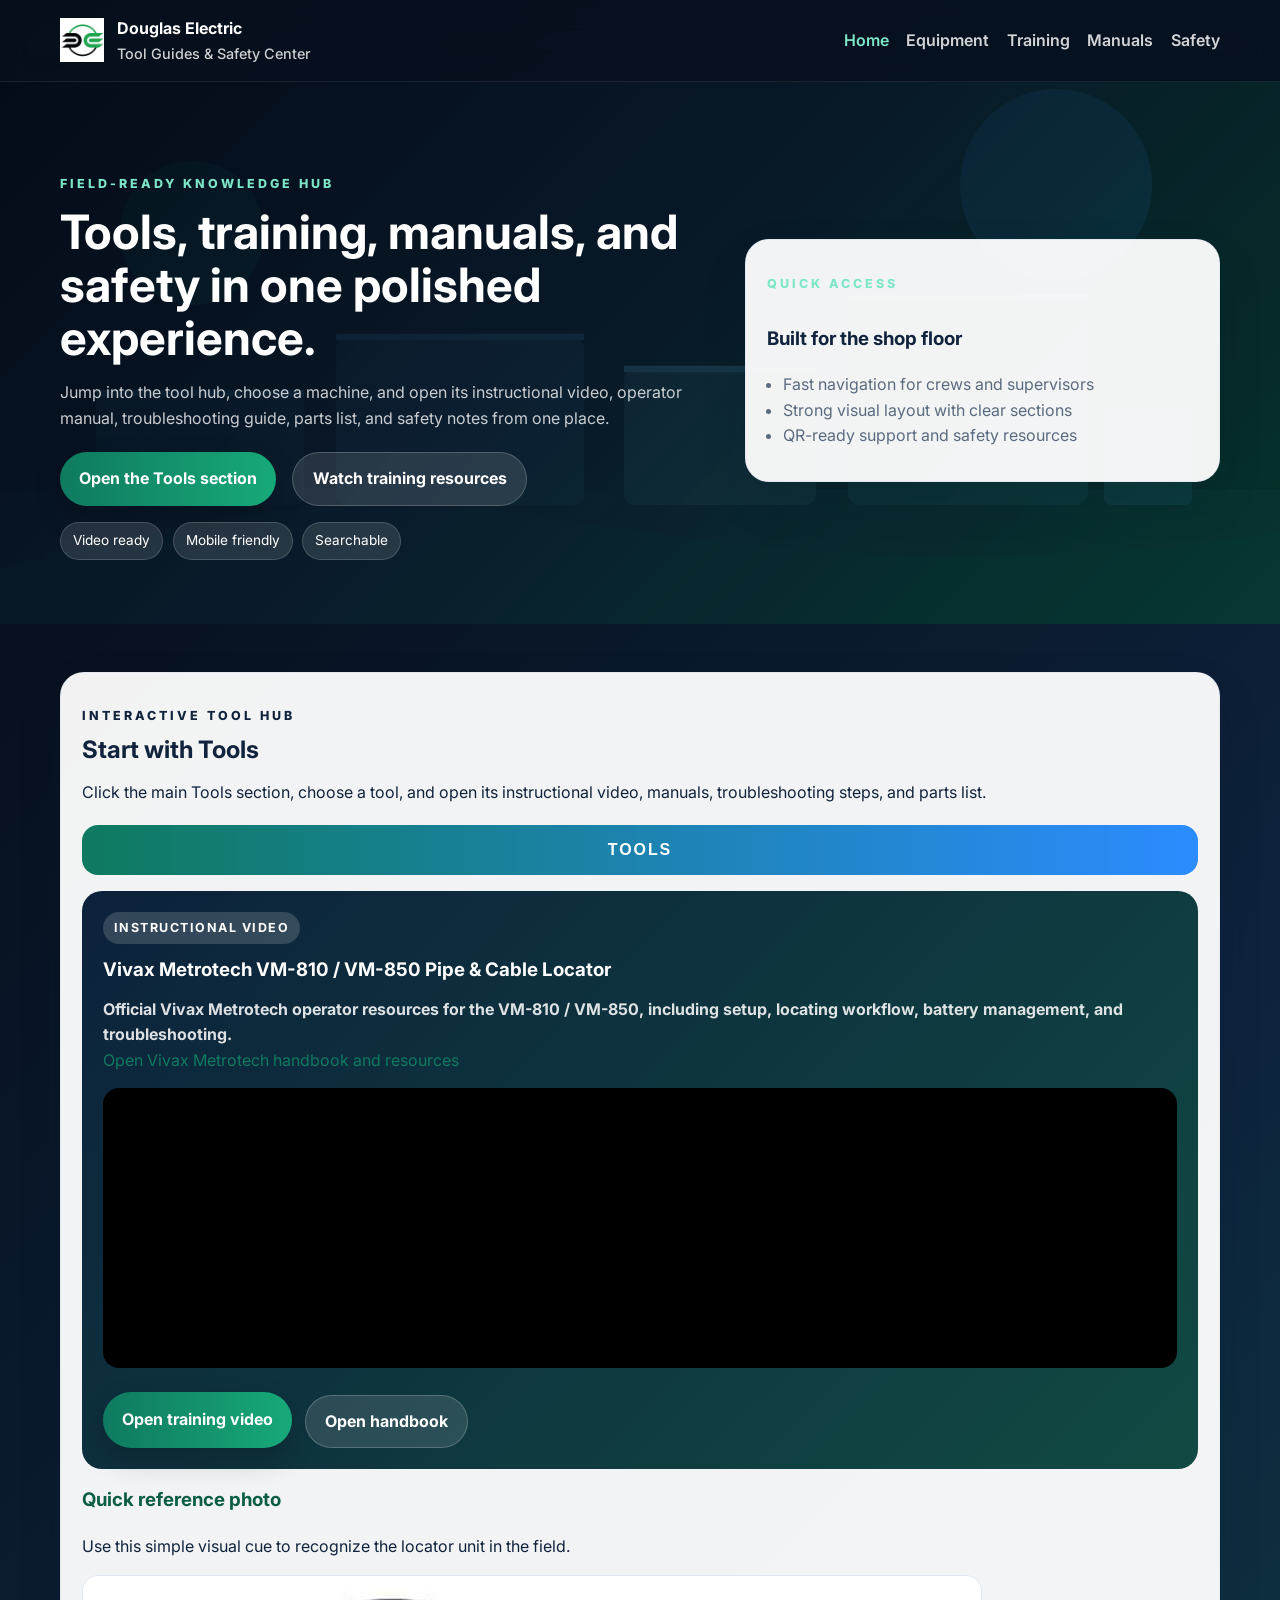
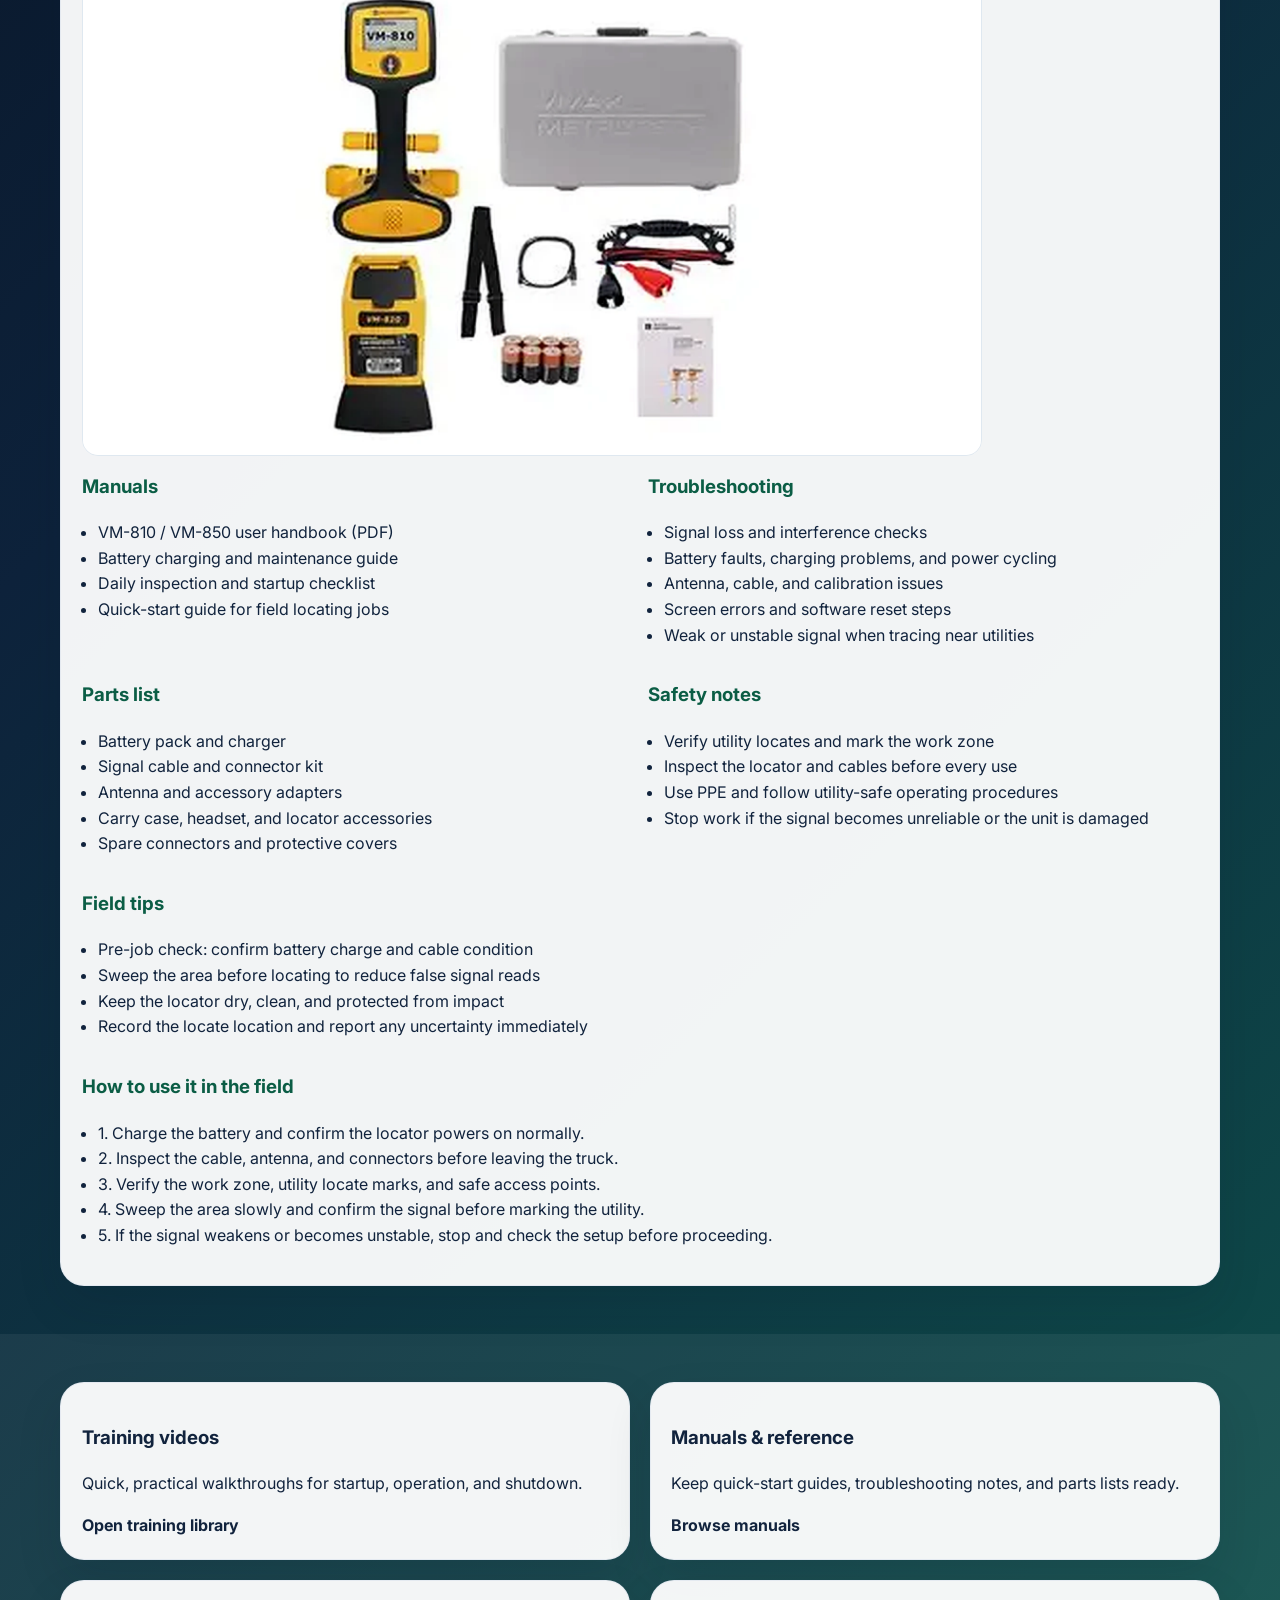
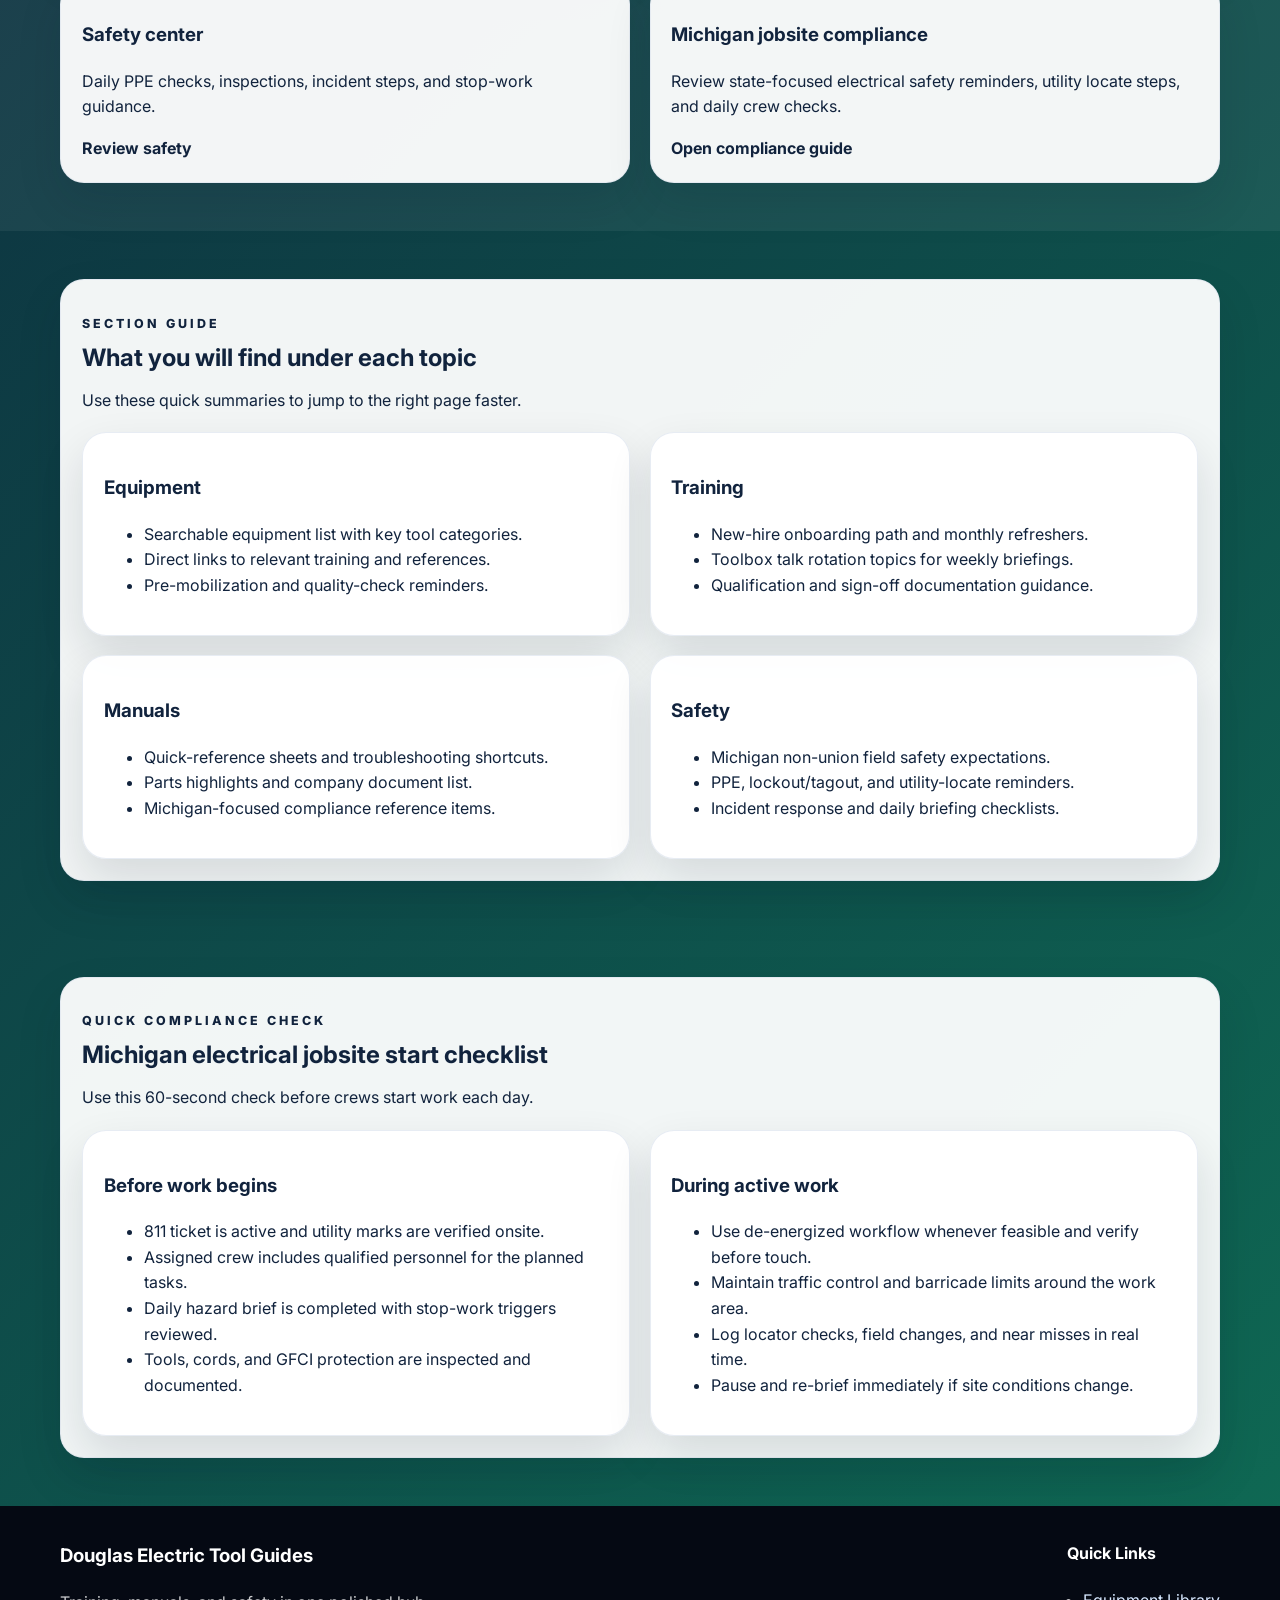
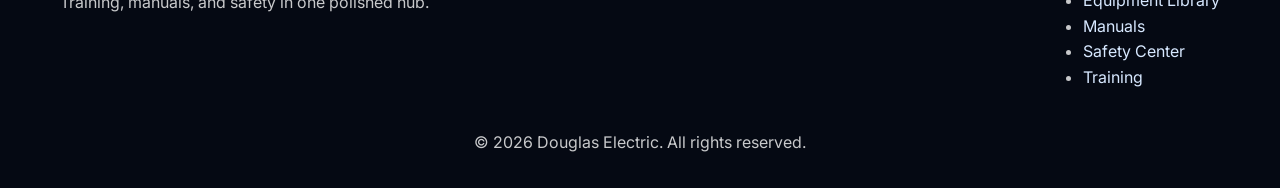
<file: Index.html>
<!DOCTYPE html>
<html lang="en">
  <head>
    <meta charset="UTF-8" />
    <meta name="viewport" content="width=device-width, initial-scale=1.0" />
    <meta name="description" content="Douglas Electric Tool Guides is a polished resource hub for equipment training, manuals, troubleshooting, and safety resources." />
    <meta http-equiv="Cache-Control" content="no-cache, no-store, must-revalidate" />
    <meta http-equiv="Pragma" content="no-cache" />
    <meta http-equiv="Expires" content="0" />
    <title>Douglas Electric Tool Guides</title>
    <link rel="preconnect" href="https://fonts.googleapis.com" />
    <link rel="preconnect" href="https://fonts.gstatic.com" crossorigin />
    <link href="https://fonts.googleapis.com/css2?family=Inter:wght@400;500;600;700;800&display=swap" rel="stylesheet" />
    <link rel="stylesheet" href="css/style.css" />
  </head>
  <body>
    <header class="site-header">
      <div class="container nav-bar">
        <a class="brand" href="index.html">
          <img src="images/logo.webp" alt="Douglas Electric logo" />
          <div>
            <strong>Douglas Electric</strong>
            <span>Tool Guides & Safety Center</span>
          </div>
        </a>
        <button class="menu-toggle" aria-label="Toggle navigation">☰</button>
        <nav class="site-nav">
          <a href="index.html" class="active">Home</a>
          <a href="equipment.html">Equipment</a>
          <a href="training.html">Training</a>
          <a href="manuals.html">Manuals</a>
          <a href="safety.html">Safety</a>
        </nav>
      </div>
    </header>

    <main>
      <section class="hero-shell">
        <div class="container hero-grid">
          <div class="hero-copy">
            <p class="eyebrow">Field-ready knowledge hub</p>
            <h1>Tools, training, manuals, and safety in one polished experience.</h1>
            <p class="hero-text">Jump into the tool hub, choose a machine, and open its instructional video, operator manual, troubleshooting guide, parts list, and safety notes from one place.</p>
            <div class="hero-actions">
              <a class="btn btn-primary" href="#toolHub">Open the Tools section</a>
              <a class="btn btn-secondary" href="training.html">Watch training resources</a>
            </div>
            <div class="hero-badges">
              <span>Video ready</span>
              <span>Mobile friendly</span>
              <span>Searchable</span>
            </div>
          </div>
          <div class="hero-panel">
            <div class="hero-panel-card">
              <p class="eyebrow">Quick access</p>
              <h3>Built for the shop floor</h3>
              <ul>
                <li>Fast navigation for crews and supervisors</li>
                <li>Strong visual layout with clear sections</li>
                <li>QR-ready support and safety resources</li>
              </ul>
            </div>
          </div>
        </div>
      </section>

      <section class="section" id="toolHub">
        <div class="container">
          <div class="section-card">
            <div class="section-heading">
              <p class="eyebrow">Interactive tool hub</p>
              <h2>Start with Tools</h2>
              <p>Click the main Tools section, choose a tool, and open its instructional video, manuals, troubleshooting steps, and parts list.</p>
            </div>

            <button class="mega-toggle" id="toolsToggle" type="button">Tools</button>

            <div class="tool-list" id="toolList">
              <button class="tool-choice active" type="button" data-tool="vm810">Vivax Metrotech VM-810 / VM-850 Pipe &amp; Cable Locator</button>
              <button class="tool-choice" type="button" data-tool="fusion">Fusion Machine</button>
              <button class="tool-choice" type="button" data-tool="vacuum">Vacuum Excavator</button>
              <button class="tool-choice" type="button" data-tool="mini">Mini Excavator</button>
              <button class="tool-choice" type="button" data-tool="drill">Directional Drill</button>
              <button class="tool-choice" type="button" data-tool="generator">Generator</button>
            </div>

            <div class="tool-details">
              <div class="video-card">
                <div class="video-screen">
                  <div class="media-preview">
                    <div class="media-badge">Instructional video</div>
                    <h3 id="detailTitle">Vivax Metrotech VM-810 / VM-850</h3>
                    <p id="detailVideo">Start-up, locating workflow, battery care, and troubleshooting guidance for the field.</p>
                    <iframe
                      class="video-frame"
                      title="Vivax Metrotech VM-810 and VM-850 training video"
                      src="https://www.youtube-nocookie.com/embed/Twx8-DdhX3w?rel=0&cachebust=20260730"
                      loading="lazy"
                      referrerpolicy="strict-origin-when-cross-origin"
                      allow="accelerometer; autoplay; clipboard-write; encrypted-media; gyroscope; picture-in-picture; web-share"
                      allowfullscreen>
                    </iframe>
                    <div class="video-actions">
                      <a class="btn btn-primary" href="https://youtu.be/Twx8-DdhX3w" target="_blank" rel="noopener noreferrer">Open training video</a>
                      <a class="btn btn-secondary" href="https://www.vivax-metrotech.com/wp-content/uploads/2021/03/VM-810-VM-850-User-Handbook-VXMT-Eng-V2.1-Publish-20210318.pdf" target="_blank" rel="noopener noreferrer">Open handbook</a>
                    </div>
                  </div>
                </div>
              </div>

              <div class="detail-grid">
                  <article class="detail-card" style="grid-column: 1 / -1;">
                    <h3>Quick reference photo</h3>
                    <p>Use this simple visual cue to recognize the locator unit in the field.</p>
                    <img src="images/vm810-photo.png?v=20260803d" alt="Vivax Metrotech VM-810 / VM-850 locator kit photo" style="width:100%; max-width: 900px; border-radius: 16px; margin-top: 0.8rem; border: 1px solid #dfe8f0;" />
                  </article>
                <article class="detail-card">
                  <h3>Manuals</h3>
                  <ul id="detailManuals"></ul>
                </article>
                <article class="detail-card">
                  <h3>Troubleshooting</h3>
                  <ul id="detailTrouble"></ul>
                </article>
                <article class="detail-card">
                  <h3>Parts list</h3>
                  <ul id="detailParts"></ul>
                </article>
                <article class="detail-card">
                  <h3>Safety notes</h3>
                  <ul id="detailSafety"></ul>
                </article>
                <article class="detail-card" style="grid-column: 1 / -1;">
                  <h3>Field tips</h3>
                  <ul id="detailFieldTips"></ul>
                </article>
                <article class="detail-card" style="grid-column: 1 / -1;">
                  <h3>How to use it in the field</h3>
                  <ul>
                    <li>1. Charge the battery and confirm the locator powers on normally.</li>
                    <li>2. Inspect the cable, antenna, and connectors before leaving the truck.</li>
                    <li>3. Verify the work zone, utility locate marks, and safe access points.</li>
                    <li>4. Sweep the area slowly and confirm the signal before marking the utility.</li>
                    <li>5. If the signal weakens or becomes unstable, stop and check the setup before proceeding.</li>
                  </ul>
                </article>
              </div>
            </div>
          </div>
        </div>
      </section>

      <section class="section section-alt">
        <div class="container feature-grid">
          <article class="feature-card">
            <h3>Training videos</h3>
            <p>Quick, practical walkthroughs for startup, operation, and shutdown.</p>
            <a href="training.html">Open training library</a>
          </article>
          <article class="feature-card">
            <h3>Manuals & reference</h3>
            <p>Keep quick-start guides, troubleshooting notes, and parts lists ready.</p>
            <a href="manuals.html">Browse manuals</a>
          </article>
          <article class="feature-card">
            <h3>Safety center</h3>
            <p>Daily PPE checks, inspections, incident steps, and stop-work guidance.</p>
            <a href="safety.html">Review safety</a>
          </article>
          <article class="feature-card">
            <h3>Michigan jobsite compliance</h3>
            <p>Review state-focused electrical safety reminders, utility locate steps, and daily crew checks.</p>
            <a href="safety.html">Open compliance guide</a>
          </article>
        </div>
      </section>

      <section class="section">
        <div class="container">
          <div class="section-card">
            <div class="section-heading">
              <p class="eyebrow">Section guide</p>
              <h2>What you will find under each topic</h2>
              <p>Use these quick summaries to jump to the right page faster.</p>
            </div>
            <div class="resource-grid">
              <article class="resource-card">
                <h3>Equipment</h3>
                <ul>
                  <li>Searchable equipment list with key tool categories.</li>
                  <li>Direct links to relevant training and references.</li>
                  <li>Pre-mobilization and quality-check reminders.</li>
                </ul>
              </article>
              <article class="resource-card">
                <h3>Training</h3>
                <ul>
                  <li>New-hire onboarding path and monthly refreshers.</li>
                  <li>Toolbox talk rotation topics for weekly briefings.</li>
                  <li>Qualification and sign-off documentation guidance.</li>
                </ul>
              </article>
              <article class="resource-card">
                <h3>Manuals</h3>
                <ul>
                  <li>Quick-reference sheets and troubleshooting shortcuts.</li>
                  <li>Parts highlights and company document list.</li>
                  <li>Michigan-focused compliance reference items.</li>
                </ul>
              </article>
              <article class="resource-card">
                <h3>Safety</h3>
                <ul>
                  <li>Michigan non-union field safety expectations.</li>
                  <li>PPE, lockout/tagout, and utility-locate reminders.</li>
                  <li>Incident response and daily briefing checklists.</li>
                </ul>
              </article>
            </div>
          </div>
        </div>
      </section>

      <section class="section">
        <div class="container">
          <div class="section-card">
            <div class="section-heading">
              <p class="eyebrow">Quick compliance check</p>
              <h2>Michigan electrical jobsite start checklist</h2>
              <p>Use this 60-second check before crews start work each day.</p>
            </div>
            <div class="resource-grid">
              <article class="resource-card">
                <h3>Before work begins</h3>
                <ul>
                  <li>811 ticket is active and utility marks are verified onsite.</li>
                  <li>Assigned crew includes qualified personnel for the planned tasks.</li>
                  <li>Daily hazard brief is completed with stop-work triggers reviewed.</li>
                  <li>Tools, cords, and GFCI protection are inspected and documented.</li>
                </ul>
              </article>
              <article class="resource-card">
                <h3>During active work</h3>
                <ul>
                  <li>Use de-energized workflow whenever feasible and verify before touch.</li>
                  <li>Maintain traffic control and barricade limits around the work area.</li>
                  <li>Log locator checks, field changes, and near misses in real time.</li>
                  <li>Pause and re-brief immediately if site conditions change.</li>
                </ul>
              </article>
            </div>
          </div>
        </div>
      </section>
    </main>

    <footer class="site-footer">
      <div class="container footer-grid">
        <div>
          <h3>Douglas Electric Tool Guides</h3>
          <p>Training, manuals, and safety in one polished hub.</p>
        </div>
        <div>
          <h4>Quick Links</h4>
          <ul>
            <li><a href="equipment.html">Equipment Library</a></li>
            <li><a href="manuals.html">Manuals</a></li>
            <li><a href="safety.html">Safety Center</a></li>
            <li><a href="training.html">Training</a></li>
          </ul>
        </div>
      </div>
      <p class="footer-copy">© <span id="year"></span> Douglas Electric. All rights reserved.</p>
    </footer>

    <script src="js/script.js?v=20260801"></script>
  </body>
</html>
</file>
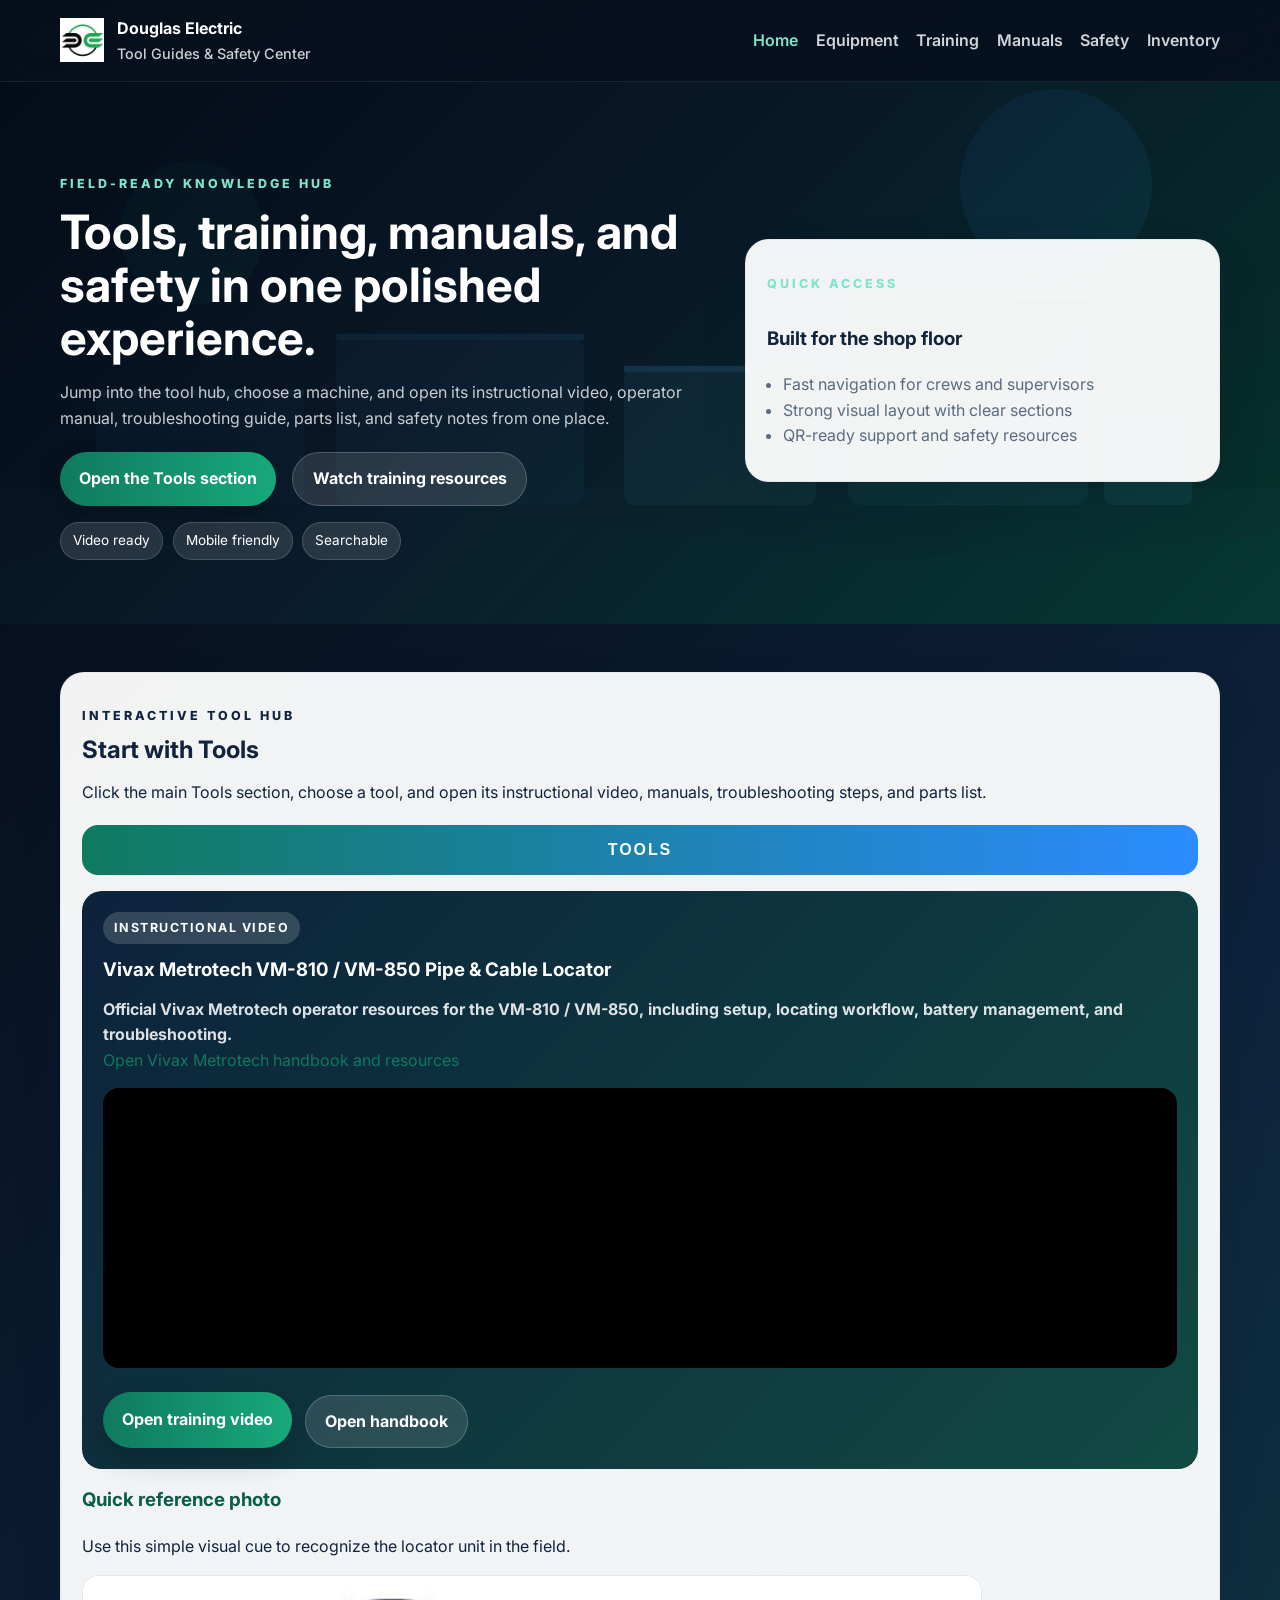
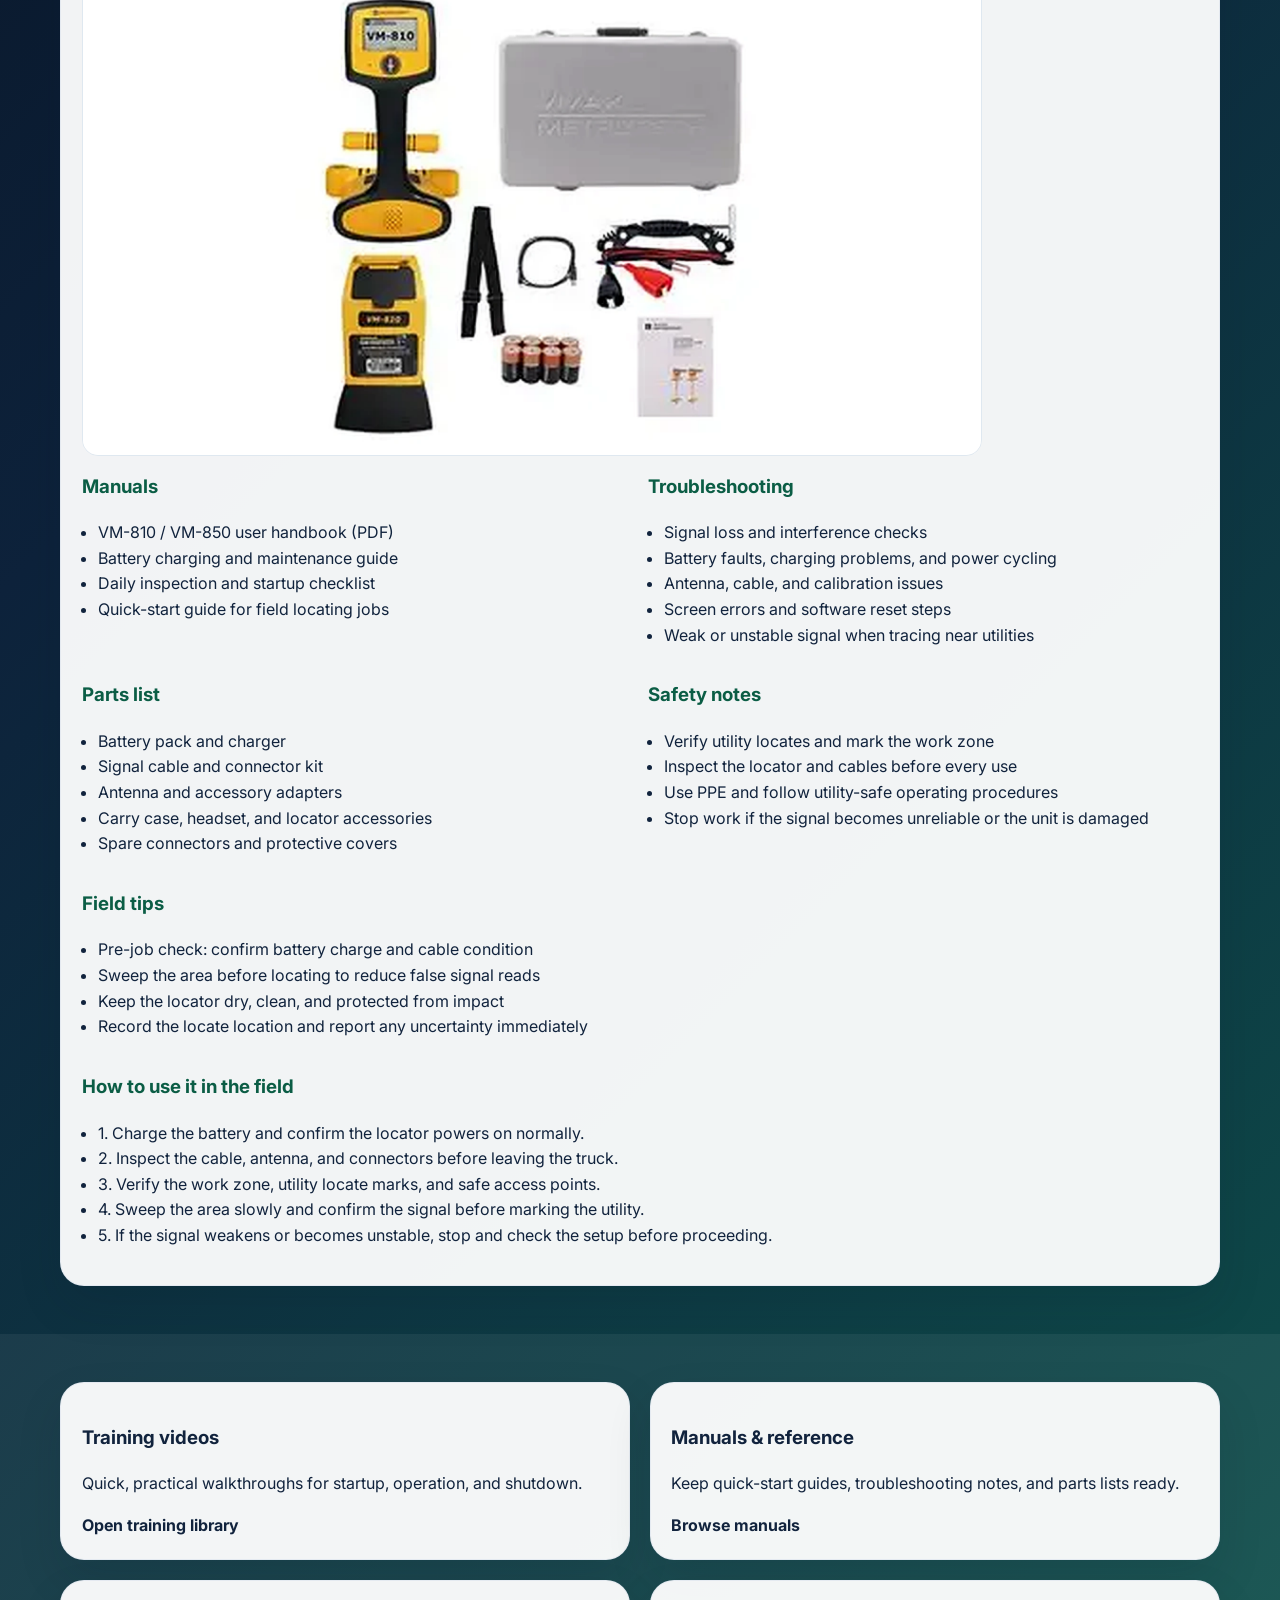
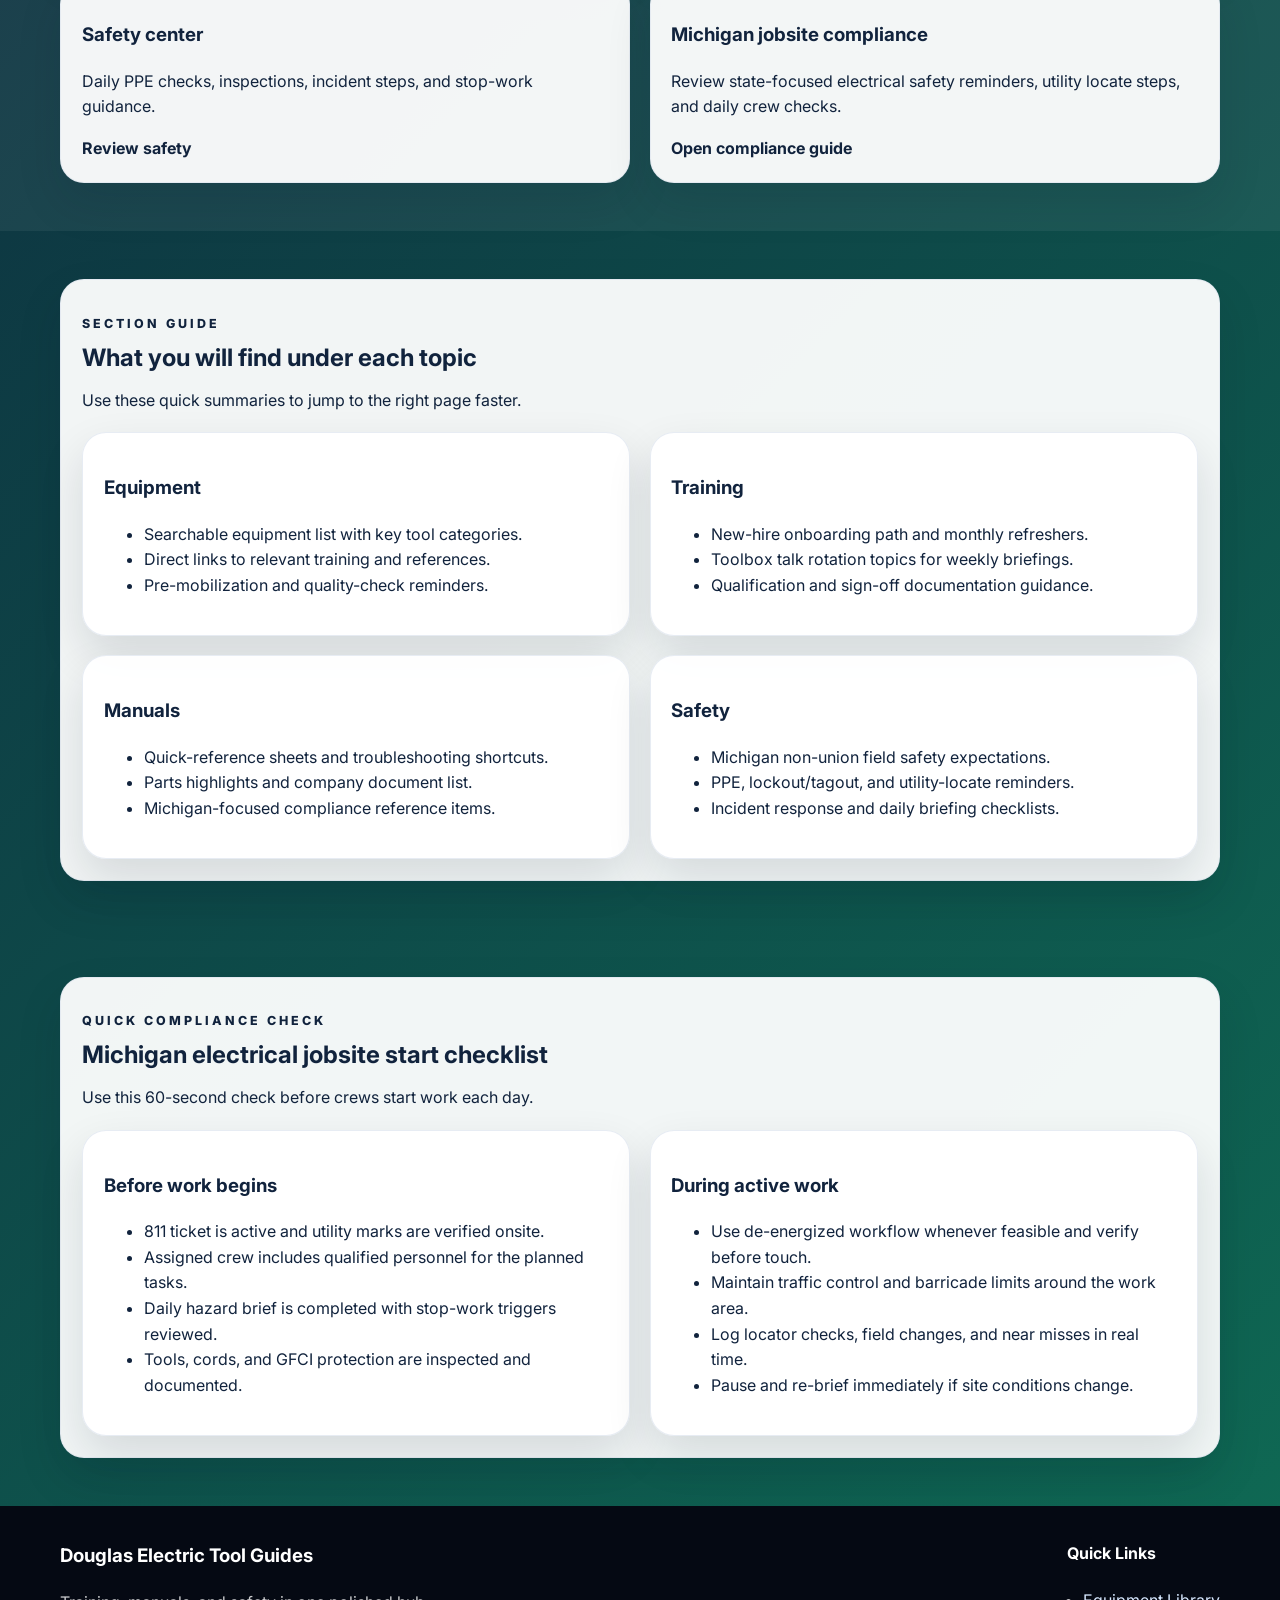
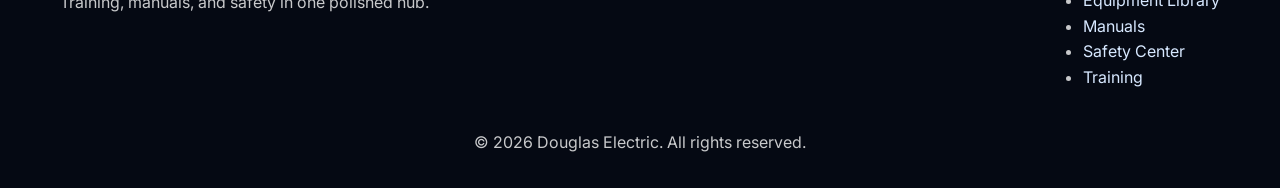
<file: index.html>
<!DOCTYPE html>
<html lang="en">
  <head>
    <meta charset="UTF-8" />
    <meta name="viewport" content="width=device-width, initial-scale=1.0" />
    <meta name="description" content="Douglas Electric Tool Guides is a polished resource hub for equipment training, manuals, troubleshooting, and safety resources." />
    <meta http-equiv="Cache-Control" content="no-cache, no-store, must-revalidate" />
    <meta http-equiv="Pragma" content="no-cache" />
    <meta http-equiv="Expires" content="0" />
    <title>Douglas Electric Tool Guides</title>
    <link rel="preconnect" href="https://fonts.googleapis.com" />
    <link rel="preconnect" href="https://fonts.gstatic.com" crossorigin />
    <link href="https://fonts.googleapis.com/css2?family=Inter:wght@400;500;600;700;800&display=swap" rel="stylesheet" />
    <link rel="stylesheet" href="css/style.css" />
  </head>
  <body>
    <header class="site-header">
      <div class="container nav-bar">
        <a class="brand" href="index.html">
          <img src="images/logo.webp" alt="Douglas Electric logo" />
          <div>
            <strong>Douglas Electric</strong>
            <span>Tool Guides & Safety Center</span>
          </div>
        </a>
        <button class="menu-toggle" aria-label="Toggle navigation">☰</button>
        <nav class="site-nav">
          <a href="index.html" class="active">Home</a>
          <a href="equipment.html">Equipment</a>
          <a href="training.html">Training</a>
          <a href="manuals.html">Manuals</a>
          <a href="safety.html">Safety</a>
          <a href="inventory.html">Inventory</a>
        </nav>
      </div>
    </header>

    <main>
      <section class="hero-shell">
        <div class="container hero-grid">
          <div class="hero-copy">
            <p class="eyebrow">Field-ready knowledge hub</p>
            <h1>Tools, training, manuals, and safety in one polished experience.</h1>
            <p class="hero-text">Jump into the tool hub, choose a machine, and open its instructional video, operator manual, troubleshooting guide, parts list, and safety notes from one place.</p>
            <div class="hero-actions">
              <a class="btn btn-primary" href="#toolHub">Open the Tools section</a>
              <a class="btn btn-secondary" href="training.html">Watch training resources</a>
            </div>
            <div class="hero-badges">
              <span>Video ready</span>
              <span>Mobile friendly</span>
              <span>Searchable</span>
            </div>
          </div>
          <div class="hero-panel">
            <div class="hero-panel-card">
              <p class="eyebrow">Quick access</p>
              <h3>Built for the shop floor</h3>
              <ul>
                <li>Fast navigation for crews and supervisors</li>
                <li>Strong visual layout with clear sections</li>
                <li>QR-ready support and safety resources</li>
              </ul>
            </div>
          </div>
        </div>
      </section>

      <section class="section" id="toolHub">
        <div class="container">
          <div class="section-card">
            <div class="section-heading">
              <p class="eyebrow">Interactive tool hub</p>
              <h2>Start with Tools</h2>
              <p>Click the main Tools section, choose a tool, and open its instructional video, manuals, troubleshooting steps, and parts list.</p>
            </div>

            <button class="mega-toggle" id="toolsToggle" type="button">Tools</button>

            <div class="tool-list" id="toolList">
              <button class="tool-choice active" type="button" data-tool="vm810">Vivax Metrotech VM-810 / VM-850 Pipe &amp; Cable Locator</button>
              <button class="tool-choice" type="button" data-tool="fusion">Fusion Machine</button>
              <button class="tool-choice" type="button" data-tool="vacuum">Vacuum Excavator</button>
              <button class="tool-choice" type="button" data-tool="mini">Mini Excavator</button>
              <button class="tool-choice" type="button" data-tool="drill">Directional Drill</button>
              <button class="tool-choice" type="button" data-tool="generator">Generator</button>
            </div>

            <div class="tool-details">
              <div class="video-card">
                <div class="video-screen">
                  <div class="media-preview">
                    <div class="media-badge">Instructional video</div>
                    <h3 id="detailTitle">Vivax Metrotech VM-810 / VM-850</h3>
                    <p id="detailVideo">Start-up, locating workflow, battery care, and troubleshooting guidance for the field.</p>
                    <iframe
                      class="video-frame"
                      title="Vivax Metrotech VM-810 and VM-850 training video"
                      src="https://www.youtube-nocookie.com/embed/Twx8-DdhX3w?rel=0&cachebust=20260730"
                      loading="lazy"
                      referrerpolicy="strict-origin-when-cross-origin"
                      allow="accelerometer; autoplay; clipboard-write; encrypted-media; gyroscope; picture-in-picture; web-share"
                      allowfullscreen>
                    </iframe>
                    <div class="video-actions">
                      <a class="btn btn-primary" href="https://youtu.be/Twx8-DdhX3w" target="_blank" rel="noopener noreferrer">Open training video</a>
                      <a class="btn btn-secondary" href="https://www.vivax-metrotech.com/wp-content/uploads/2021/03/VM-810-VM-850-User-Handbook-VXMT-Eng-V2.1-Publish-20210318.pdf" target="_blank" rel="noopener noreferrer">Open handbook</a>
                    </div>
                  </div>
                </div>
              </div>

              <div class="detail-grid">
                <article class="detail-card" style="grid-column: 1 / -1;">
                  <h3>Quick reference photo</h3>
                  <p>Use this simple visual cue to recognize the locator unit in the field.</p>
                  <img src="images/vm810-photo.png?v=20260803d" alt="Vivax Metrotech VM-810 / VM-850 locator kit photo" style="width:100%; max-width: 900px; border-radius: 16px; margin-top: 0.8rem; border: 1px solid #dfe8f0;" />
                </article>
                <article class="detail-card">
                  <h3>Manuals</h3>
                  <ul id="detailManuals"></ul>
                </article>
                <article class="detail-card">
                  <h3>Troubleshooting</h3>
                  <ul id="detailTrouble"></ul>
                </article>
                <article class="detail-card">
                  <h3>Parts list</h3>
                  <ul id="detailParts"></ul>
                </article>
                <article class="detail-card">
                  <h3>Safety notes</h3>
                  <ul id="detailSafety"></ul>
                </article>
                <article class="detail-card" style="grid-column: 1 / -1;">
                  <h3>Field tips</h3>
                  <ul id="detailFieldTips"></ul>
                </article>
                <article class="detail-card" style="grid-column: 1 / -1;">
                  <h3>How to use it in the field</h3>
                  <ul>
                    <li>1. Charge the battery and confirm the locator powers on normally.</li>
                    <li>2. Inspect the cable, antenna, and connectors before leaving the truck.</li>
                    <li>3. Verify the work zone, utility locate marks, and safe access points.</li>
                    <li>4. Sweep the area slowly and confirm the signal before marking the utility.</li>
                    <li>5. If the signal weakens or becomes unstable, stop and check the setup before proceeding.</li>
                  </ul>
                </article>
              </div>
            </div>
          </div>
        </div>
      </section>

      <section class="section section-alt">
        <div class="container feature-grid">
          <article class="feature-card">
            <h3>Training videos</h3>
            <p>Quick, practical walkthroughs for startup, operation, and shutdown.</p>
            <a href="training.html">Open training library</a>
          </article>
          <article class="feature-card">
            <h3>Manuals & reference</h3>
            <p>Keep quick-start guides, troubleshooting notes, and parts lists ready.</p>
            <a href="manuals.html">Browse manuals</a>
          </article>
          <article class="feature-card">
            <h3>Safety center</h3>
            <p>Daily PPE checks, inspections, incident steps, and stop-work guidance.</p>
            <a href="safety.html">Review safety</a>
          </article>
          <article class="feature-card">
            <h3>Michigan jobsite compliance</h3>
            <p>Review state-focused electrical safety reminders, utility locate steps, and daily crew checks.</p>
            <a href="safety.html">Open compliance guide</a>
          </article>
        </div>
      </section>

      <section class="section">
        <div class="container">
          <div class="section-card">
            <div class="section-heading">
              <p class="eyebrow">Section guide</p>
              <h2>What you will find under each topic</h2>
              <p>Use these quick summaries to jump to the right page faster.</p>
            </div>
            <div class="resource-grid">
              <article class="resource-card">
                <h3>Equipment</h3>
                <ul>
                  <li>Searchable equipment list with key tool categories.</li>
                  <li>Direct links to relevant training and references.</li>
                  <li>Pre-mobilization and quality-check reminders.</li>
                </ul>
              </article>
              <article class="resource-card">
                <h3>Training</h3>
                <ul>
                  <li>New-hire onboarding path and monthly refreshers.</li>
                  <li>Toolbox talk rotation topics for weekly briefings.</li>
                  <li>Qualification and sign-off documentation guidance.</li>
                </ul>
              </article>
              <article class="resource-card">
                <h3>Manuals</h3>
                <ul>
                  <li>Quick-reference sheets and troubleshooting shortcuts.</li>
                  <li>Parts highlights and company document list.</li>
                  <li>Michigan-focused compliance reference items.</li>
                </ul>
              </article>
              <article class="resource-card">
                <h3>Safety</h3>
                <ul>
                  <li>Michigan non-union field safety expectations.</li>
                  <li>PPE, lockout/tagout, and utility-locate reminders.</li>
                  <li>Incident response and daily briefing checklists.</li>
                </ul>
              </article>
            </div>
          </div>
        </div>
      </section>

      <section class="section">
        <div class="container">
          <div class="section-card">
            <div class="section-heading">
              <p class="eyebrow">Quick compliance check</p>
              <h2>Michigan electrical jobsite start checklist</h2>
              <p>Use this 60-second check before crews start work each day.</p>
            </div>
            <div class="resource-grid">
              <article class="resource-card">
                <h3>Before work begins</h3>
                <ul>
                  <li>811 ticket is active and utility marks are verified onsite.</li>
                  <li>Assigned crew includes qualified personnel for the planned tasks.</li>
                  <li>Daily hazard brief is completed with stop-work triggers reviewed.</li>
                  <li>Tools, cords, and GFCI protection are inspected and documented.</li>
                </ul>
              </article>
              <article class="resource-card">
                <h3>During active work</h3>
                <ul>
                  <li>Use de-energized workflow whenever feasible and verify before touch.</li>
                  <li>Maintain traffic control and barricade limits around the work area.</li>
                  <li>Log locator checks, field changes, and near misses in real time.</li>
                  <li>Pause and re-brief immediately if site conditions change.</li>
                </ul>
              </article>
            </div>
          </div>
        </div>
      </section>
    </main>

    <footer class="site-footer">
      <div class="container footer-grid">
        <div>
          <h3>Douglas Electric Tool Guides</h3>
          <p>Training, manuals, and safety in one polished hub.</p>
        </div>
        <div>
          <h4>Quick Links</h4>
          <ul>
            <li><a href="equipment.html">Equipment Library</a></li>
            <li><a href="manuals.html">Manuals</a></li>
            <li><a href="safety.html">Safety Center</a></li>
            <li><a href="training.html">Training</a></li>
          </ul>
        </div>
      </div>
      <p class="footer-copy">© <span id="year"></span> Douglas Electric. All rights reserved.</p>
    </footer>

    <script src="js/script.js?v=20260801"></script>
  </body>
</html>
</file>
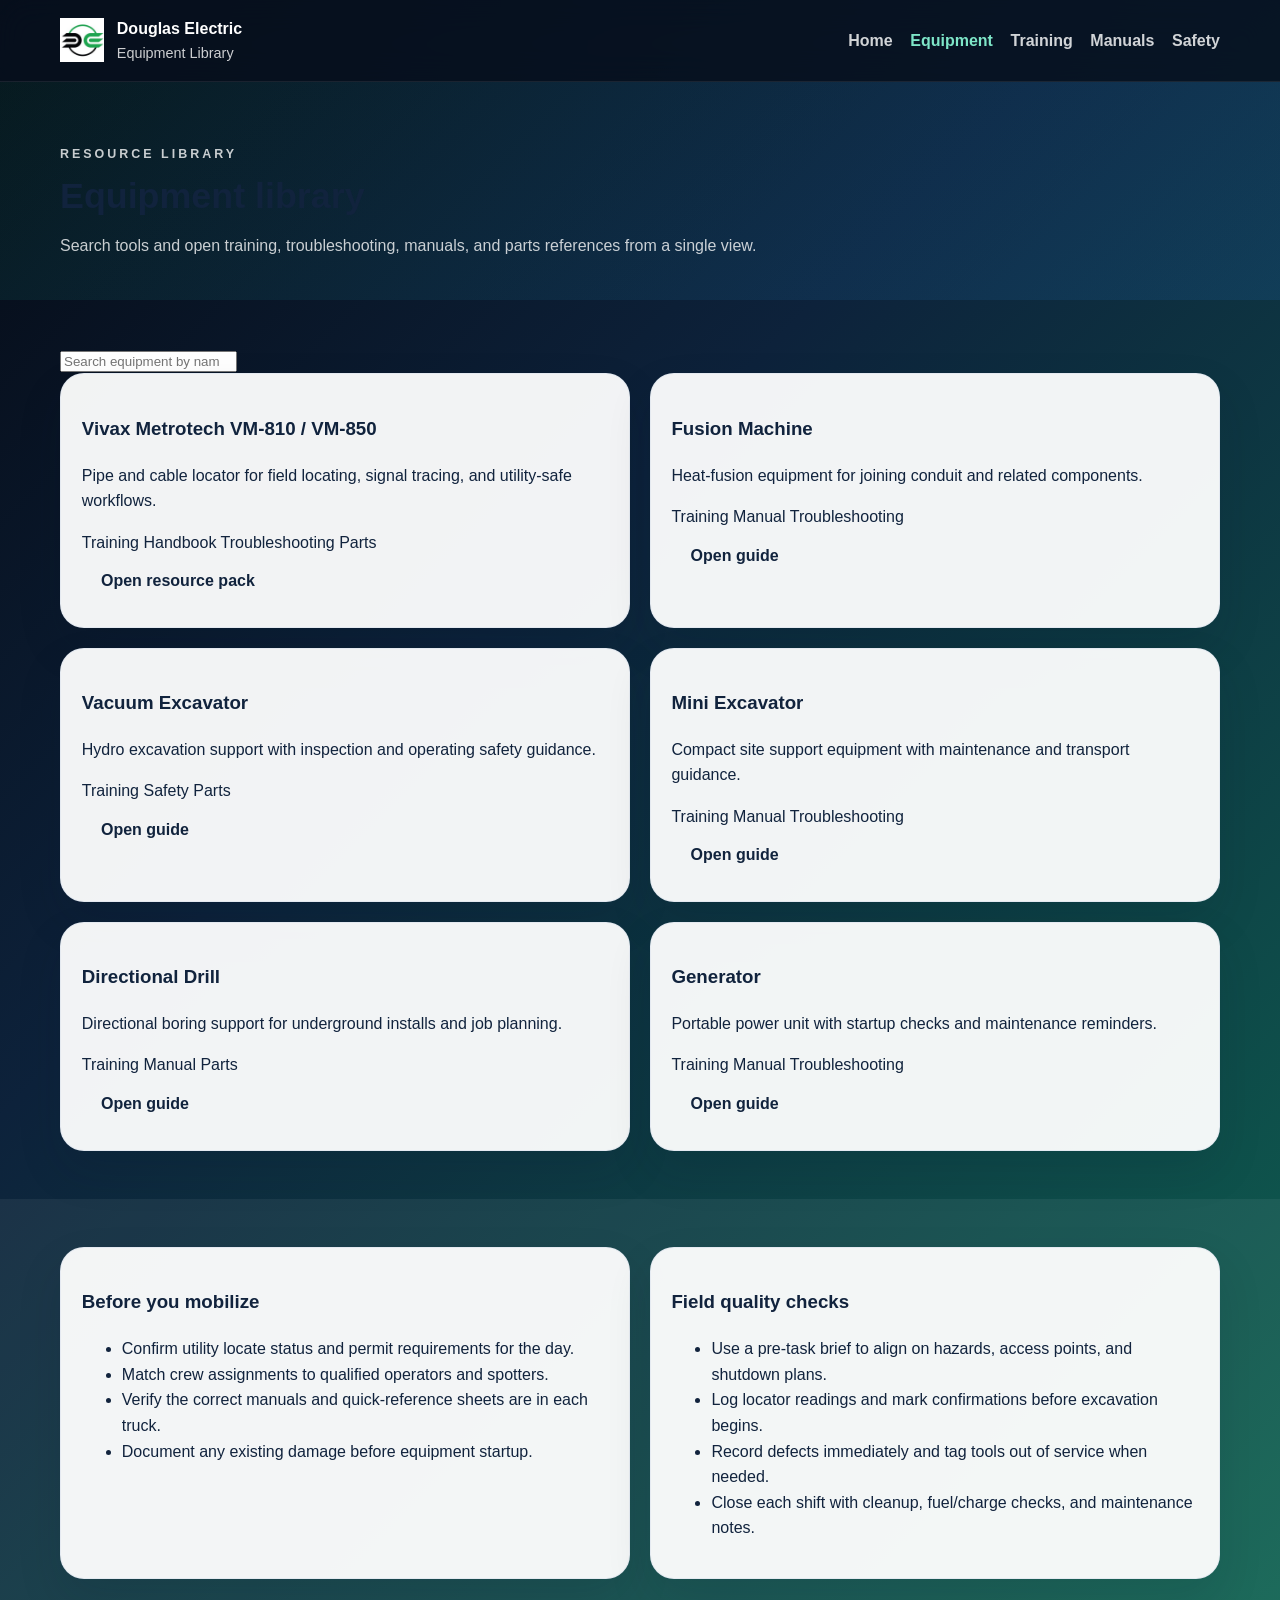
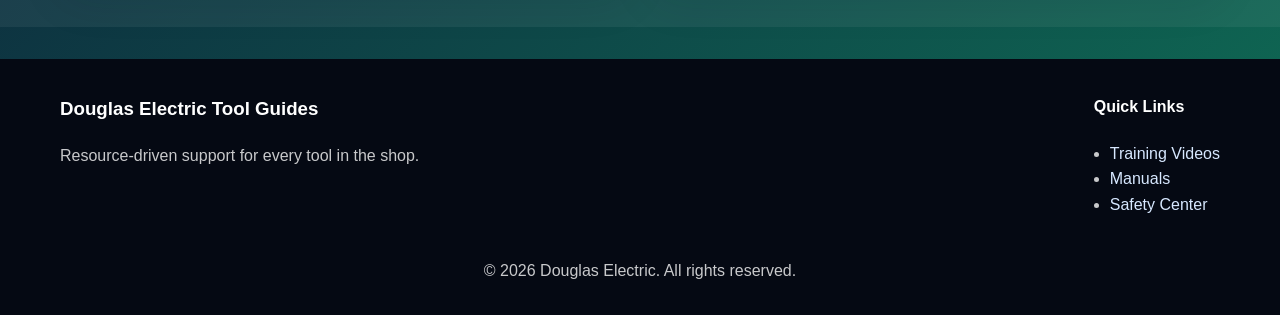
<file: Equipment.html>
<!DOCTYPE html>
<html lang="en">
  <head>
    <meta charset="UTF-8" />
    <meta name="viewport" content="width=device-width, initial-scale=1.0" />
    <title>Equipment Library | Douglas Electric</title>
    <link rel="stylesheet" href="css/style.css" />
  </head>
  <body>
    <header class="site-header">
      <div class="container nav-bar">
        <a class="brand" href="index.html">
          <img src="images/logo.webp" alt="Douglas Electric logo" />
          <div>
            <strong>Douglas Electric</strong>
            <span>Equipment Library</span>
          </div>
        </a>
        <button class="menu-toggle" aria-label="Toggle navigation">☰</button>
        <nav class="site-nav">
          <a href="index.html">Home</a>
          <a href="equipment.html" class="active">Equipment</a>
          <a href="training.html">Training</a>
          <a href="manuals.html">Manuals</a>
          <a href="safety.html">Safety</a>
        </nav>
      </div>
    </header>

    <main class="page-shell">
      <section class="page-banner">
        <div class="container">
          <p class="eyebrow">Resource library</p>
          <h1>Equipment library</h1>
          <p>Search tools and open training, troubleshooting, manuals, and parts references from a single view.</p>
        </div>
      </section>

      <section class="section">
        <div class="container">
          <div class="search-box">
            <label class="sr-only" for="equipmentSearch">Search equipment</label>
            <input id="equipmentSearch" type="search" placeholder="Search equipment by name or topic" />
          </div>

          <div class="tool-grid">
            <article class="tool-card" data-search="vm810 vm850 locator pipe cable locating handbook troubleshooting battery antenna parts">
              <h3>Vivax Metrotech VM-810 / VM-850</h3>
              <p>Pipe and cable locator for field locating, signal tracing, and utility-safe workflows.</p>
              <div class="chip-row">
                <span class="chip">Training</span>
                <span class="chip">Handbook</span>
                <span class="chip">Troubleshooting</span>
                <span class="chip">Parts</span>
              </div>
              <a class="btn btn-inline" href="training.html">Open resource pack</a>
            </article>

            <article class="tool-card" data-search="fusion machine training manual troubleshooting parts">
              <h3>Fusion Machine</h3>
              <p>Heat-fusion equipment for joining conduit and related components.</p>
              <div class="chip-row">
                <span class="chip">Training</span>
                <span class="chip">Manual</span>
                <span class="chip">Troubleshooting</span>
              </div>
              <a class="btn btn-inline" href="training.html">Open guide</a>
            </article>

            <article class="tool-card" data-search="vacuum excavator inspection safety manual parts troubleshooting">
              <h3>Vacuum Excavator</h3>
              <p>Hydro excavation support with inspection and operating safety guidance.</p>
              <div class="chip-row">
                <span class="chip">Training</span>
                <span class="chip">Safety</span>
                <span class="chip">Parts</span>
              </div>
              <a class="btn btn-inline" href="training.html">Open guide</a>
            </article>

            <article class="tool-card" data-search="mini excavator parts manual training troubleshooting">
              <h3>Mini Excavator</h3>
              <p>Compact site support equipment with maintenance and transport guidance.</p>
              <div class="chip-row">
                <span class="chip">Training</span>
                <span class="chip">Manual</span>
                <span class="chip">Troubleshooting</span>
              </div>
              <a class="btn btn-inline" href="training.html">Open guide</a>
            </article>

            <article class="tool-card" data-search="directional drill operator training manual troubleshooting parts">
              <h3>Directional Drill</h3>
              <p>Directional boring support for underground installs and job planning.</p>
              <div class="chip-row">
                <span class="chip">Training</span>
                <span class="chip">Manual</span>
                <span class="chip">Parts</span>
              </div>
              <a class="btn btn-inline" href="training.html">Open guide</a>
            </article>

            <article class="tool-card" data-search="generator power manual troubleshooting parts instructions">
              <h3>Generator</h3>
              <p>Portable power unit with startup checks and maintenance reminders.</p>
              <div class="chip-row">
                <span class="chip">Training</span>
                <span class="chip">Manual</span>
                <span class="chip">Troubleshooting</span>
              </div>
              <a class="btn btn-inline" href="training.html">Open guide</a>
            </article>
          </div>
        </div>
      </section>

      <section class="section section-alt">
        <div class="container">
          <div class="resource-grid">
            <article class="resource-card">
              <h3>Before you mobilize</h3>
              <ul>
                <li>Confirm utility locate status and permit requirements for the day.</li>
                <li>Match crew assignments to qualified operators and spotters.</li>
                <li>Verify the correct manuals and quick-reference sheets are in each truck.</li>
                <li>Document any existing damage before equipment startup.</li>
              </ul>
            </article>
            <article class="resource-card">
              <h3>Field quality checks</h3>
              <ul>
                <li>Use a pre-task brief to align on hazards, access points, and shutdown plans.</li>
                <li>Log locator readings and mark confirmations before excavation begins.</li>
                <li>Record defects immediately and tag tools out of service when needed.</li>
                <li>Close each shift with cleanup, fuel/charge checks, and maintenance notes.</li>
              </ul>
            </article>
          </div>
        </div>
      </section>
    </main>

    <footer class="site-footer">
      <div class="container footer-grid">
        <div>
          <h3>Douglas Electric Tool Guides</h3>
          <p>Resource-driven support for every tool in the shop.</p>
        </div>
        <div>
          <h4>Quick Links</h4>
          <ul>
            <li><a href="training.html">Training Videos</a></li>
            <li><a href="manuals.html">Manuals</a></li>
            <li><a href="safety.html">Safety Center</a></li>
          </ul>
        </div>
      </div>
      <p class="footer-copy">© <span id="year"></span> Douglas Electric. All rights reserved.</p>
    </footer>

    <script src="js/script.js?v=20260801"></script>
  </body>
</html>
</file>
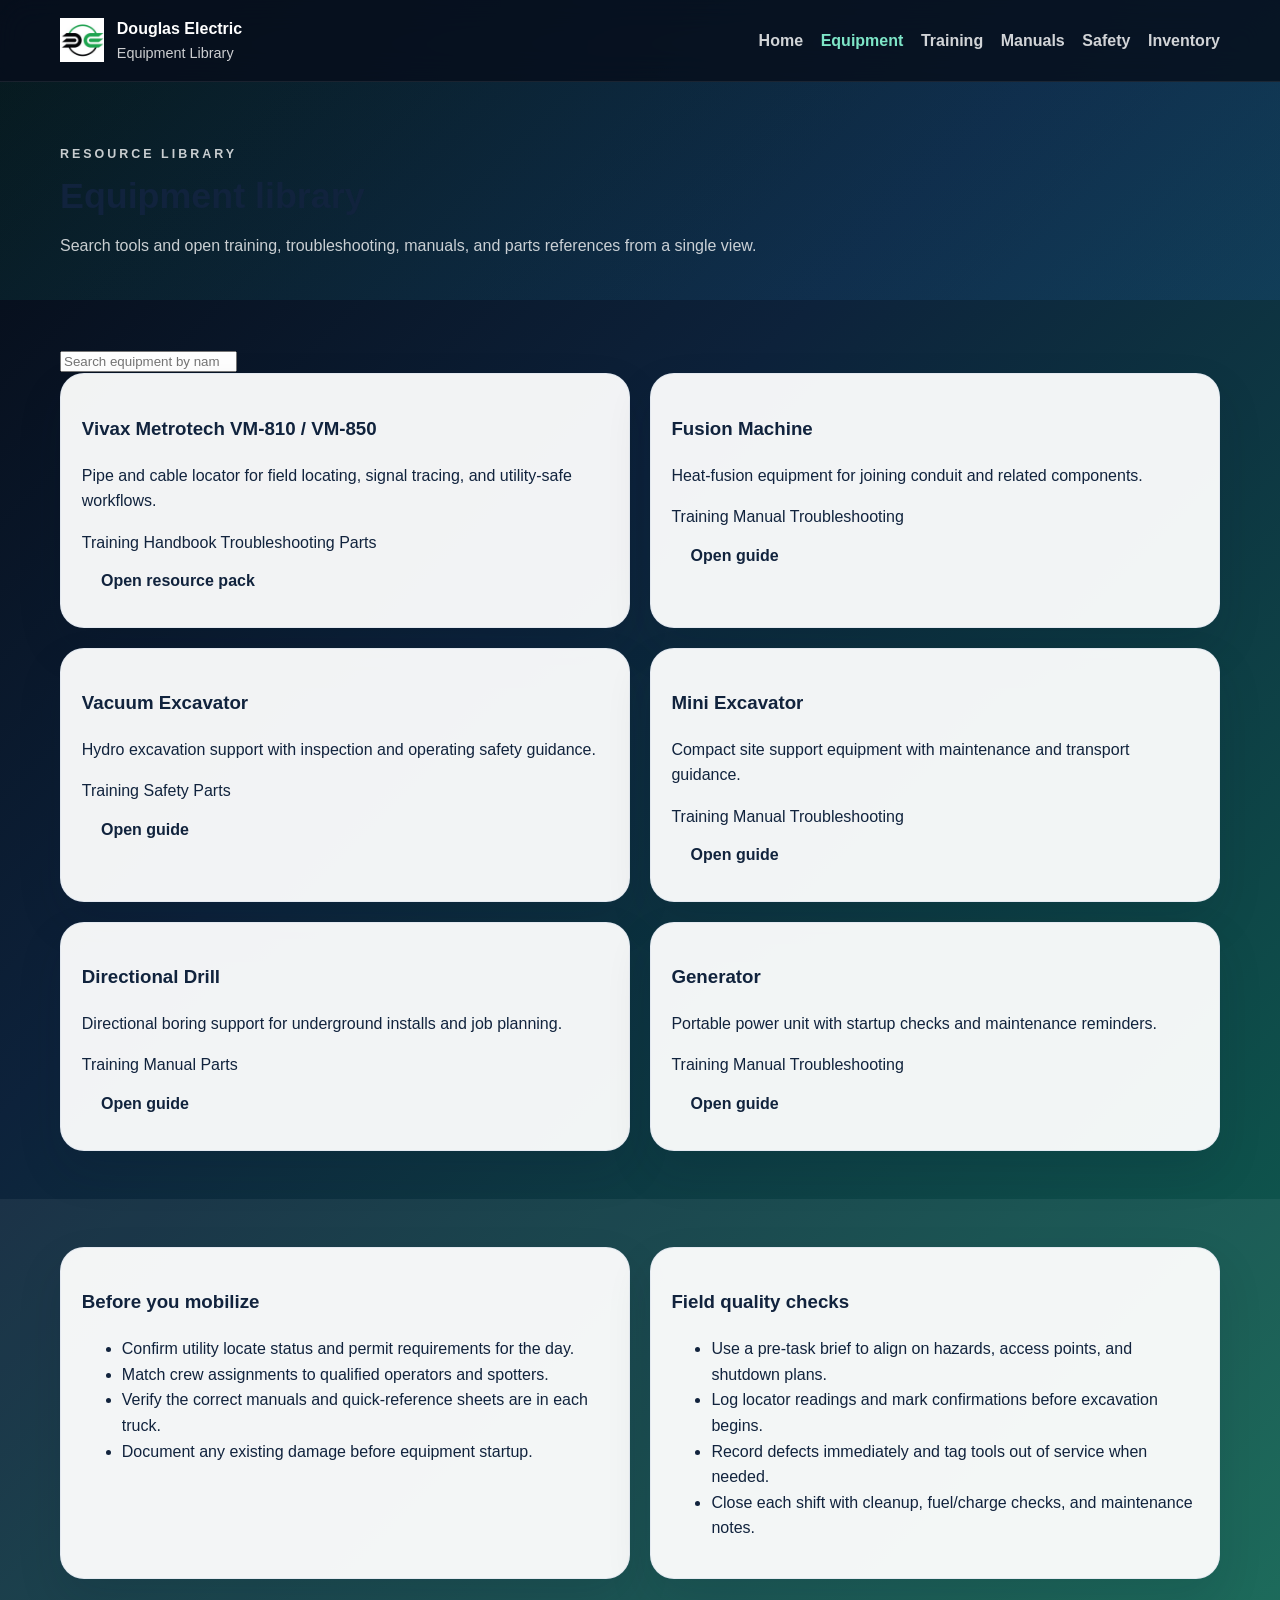
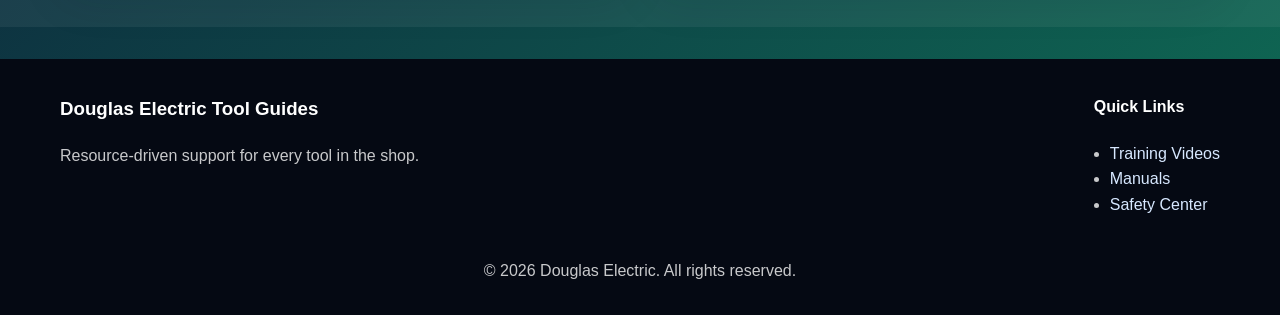
<file: equipment.html>
<!DOCTYPE html>
<html lang="en">
  <head>
    <meta charset="UTF-8" />
    <meta name="viewport" content="width=device-width, initial-scale=1.0" />
    <title>Equipment Library | Douglas Electric</title>
    <link rel="stylesheet" href="css/style.css" />
  </head>
  <body>
    <header class="site-header">
      <div class="container nav-bar">
        <a class="brand" href="index.html">
          <img src="images/logo.webp" alt="Douglas Electric logo" />
          <div>
            <strong>Douglas Electric</strong>
            <span>Equipment Library</span>
          </div>
        </a>
        <button class="menu-toggle" aria-label="Toggle navigation">☰</button>
        <nav class="site-nav">
          <a href="index.html">Home</a>
          <a href="equipment.html" class="active">Equipment</a>
          <a href="training.html">Training</a>
          <a href="manuals.html">Manuals</a>
          <a href="safety.html">Safety</a>
          <a href="inventory.html">Inventory</a>
        </nav>
      </div>
    </header>

    <main class="page-shell">
      <section class="page-banner">
        <div class="container">
          <p class="eyebrow">Resource library</p>
          <h1>Equipment library</h1>
          <p>Search tools and open training, troubleshooting, manuals, and parts references from a single view.</p>
        </div>
      </section>

      <section class="section">
        <div class="container">
          <div class="search-box">
            <label class="sr-only" for="equipmentSearch">Search equipment</label>
            <input id="equipmentSearch" type="search" placeholder="Search equipment by name or topic" />
          </div>

          <div class="tool-grid">
            <article class="tool-card" data-search="vm810 vm850 locator pipe cable locating handbook troubleshooting battery antenna parts">
              <h3>Vivax Metrotech VM-810 / VM-850</h3>
              <p>Pipe and cable locator for field locating, signal tracing, and utility-safe workflows.</p>
              <div class="chip-row">
                <span class="chip">Training</span>
                <span class="chip">Handbook</span>
                <span class="chip">Troubleshooting</span>
                <span class="chip">Parts</span>
              </div>
              <a class="btn btn-inline" href="training.html">Open resource pack</a>
            </article>

            <article class="tool-card" data-search="fusion machine training manual troubleshooting parts">
              <h3>Fusion Machine</h3>
              <p>Heat-fusion equipment for joining conduit and related components.</p>
              <div class="chip-row">
                <span class="chip">Training</span>
                <span class="chip">Manual</span>
                <span class="chip">Troubleshooting</span>
              </div>
              <a class="btn btn-inline" href="training.html">Open guide</a>
            </article>

            <article class="tool-card" data-search="vacuum excavator inspection safety manual parts troubleshooting">
              <h3>Vacuum Excavator</h3>
              <p>Hydro excavation support with inspection and operating safety guidance.</p>
              <div class="chip-row">
                <span class="chip">Training</span>
                <span class="chip">Safety</span>
                <span class="chip">Parts</span>
              </div>
              <a class="btn btn-inline" href="training.html">Open guide</a>
            </article>

            <article class="tool-card" data-search="mini excavator parts manual training troubleshooting">
              <h3>Mini Excavator</h3>
              <p>Compact site support equipment with maintenance and transport guidance.</p>
              <div class="chip-row">
                <span class="chip">Training</span>
                <span class="chip">Manual</span>
                <span class="chip">Troubleshooting</span>
              </div>
              <a class="btn btn-inline" href="training.html">Open guide</a>
            </article>

            <article class="tool-card" data-search="directional drill operator training manual troubleshooting parts">
              <h3>Directional Drill</h3>
              <p>Directional boring support for underground installs and job planning.</p>
              <div class="chip-row">
                <span class="chip">Training</span>
                <span class="chip">Manual</span>
                <span class="chip">Parts</span>
              </div>
              <a class="btn btn-inline" href="training.html">Open guide</a>
            </article>

            <article class="tool-card" data-search="generator power manual troubleshooting parts instructions">
              <h3>Generator</h3>
              <p>Portable power unit with startup checks and maintenance reminders.</p>
              <div class="chip-row">
                <span class="chip">Training</span>
                <span class="chip">Manual</span>
                <span class="chip">Troubleshooting</span>
              </div>
              <a class="btn btn-inline" href="training.html">Open guide</a>
            </article>
          </div>
        </div>
      </section>

      <section class="section section-alt">
        <div class="container">
          <div class="resource-grid">
            <article class="resource-card">
              <h3>Before you mobilize</h3>
              <ul>
                <li>Confirm utility locate status and permit requirements for the day.</li>
                <li>Match crew assignments to qualified operators and spotters.</li>
                <li>Verify the correct manuals and quick-reference sheets are in each truck.</li>
                <li>Document any existing damage before equipment startup.</li>
              </ul>
            </article>
            <article class="resource-card">
              <h3>Field quality checks</h3>
              <ul>
                <li>Use a pre-task brief to align on hazards, access points, and shutdown plans.</li>
                <li>Log locator readings and mark confirmations before excavation begins.</li>
                <li>Record defects immediately and tag tools out of service when needed.</li>
                <li>Close each shift with cleanup, fuel/charge checks, and maintenance notes.</li>
              </ul>
            </article>
          </div>
        </div>
      </section>
    </main>

    <footer class="site-footer">
      <div class="container footer-grid">
        <div>
          <h3>Douglas Electric Tool Guides</h3>
          <p>Resource-driven support for every tool in the shop.</p>
        </div>
        <div>
          <h4>Quick Links</h4>
          <ul>
            <li><a href="training.html">Training Videos</a></li>
            <li><a href="manuals.html">Manuals</a></li>
            <li><a href="safety.html">Safety Center</a></li>
          </ul>
        </div>
      </div>
      <p class="footer-copy">© <span id="year"></span> Douglas Electric. All rights reserved.</p>
    </footer>

    <script src="js/script.js?v=20260801"></script>
  </body>
</html>
</file>
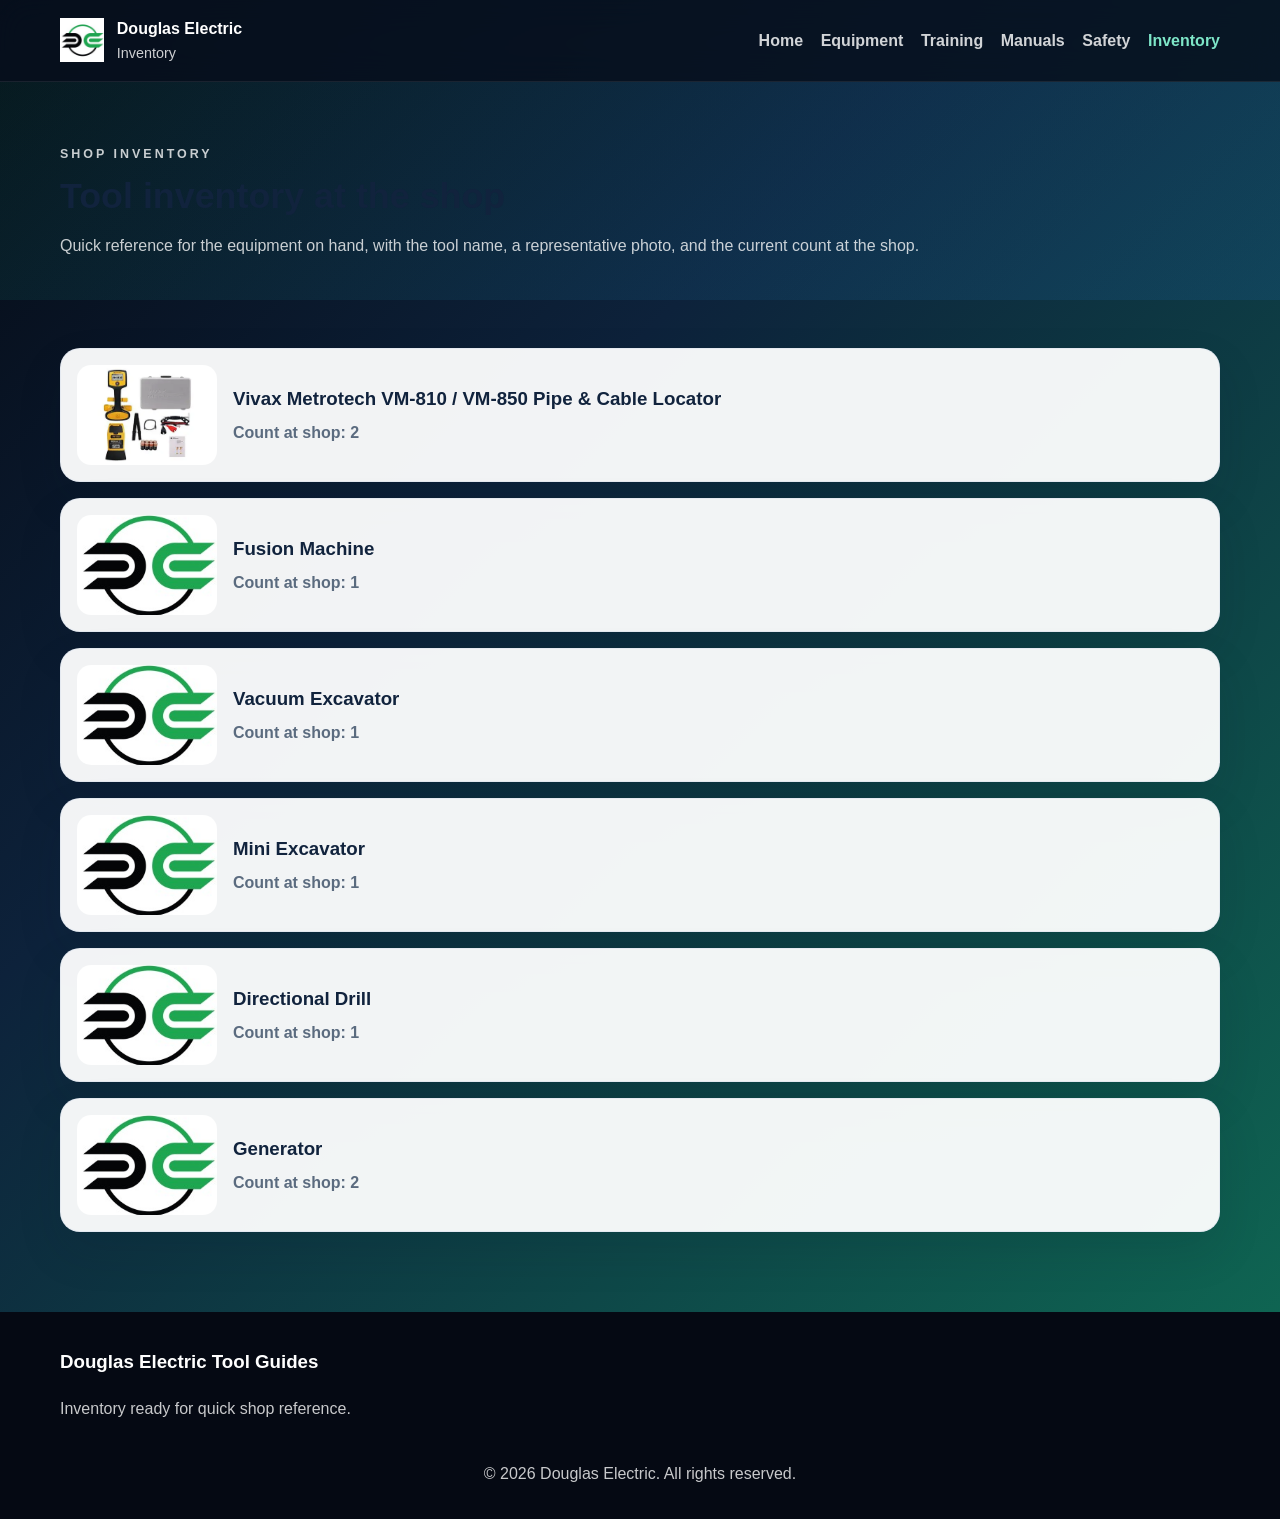
<file: inventory.html>
<!DOCTYPE html>
<html lang="en">
  <head>
    <meta charset="UTF-8" />
    <meta name="viewport" content="width=device-width, initial-scale=1.0" />
    <title>Inventory | Douglas Electric</title>
    <link rel="stylesheet" href="css/style.css" />
  </head>
  <body>
    <header class="site-header">
      <div class="container nav-bar">
        <a class="brand" href="index.html">
          <img src="images/logo.webp" alt="Douglas Electric logo" />
          <div>
            <strong>Douglas Electric</strong>
            <span>Inventory</span>
          </div>
        </a>
        <button class="menu-toggle" aria-label="Toggle navigation">☰</button>
        <nav class="site-nav">
          <a href="index.html">Home</a>
          <a href="equipment.html">Equipment</a>
          <a href="training.html">Training</a>
          <a href="manuals.html">Manuals</a>
          <a href="safety.html">Safety</a>
          <a href="inventory.html" class="active">Inventory</a>
        </nav>
      </div>
    </header>

    <main class="page-shell">
      <section class="page-banner">
        <div class="container">
          <p class="eyebrow">Shop inventory</p>
          <h1>Tool inventory at the shop</h1>
          <p>Quick reference for the equipment on hand, with the tool name, a representative photo, and the current count at the shop.</p>
        </div>
      </section>

      <section class="section">
        <div class="container">
          <div class="inventory-list">
            <article class="inventory-row">
              <img src="images/vm810-photo.png?v=20260803d" alt="Vivax Metrotech VM-810 / VM-850 locator" />
              <div>
                <h3>Vivax Metrotech VM-810 / VM-850 Pipe &amp; Cable Locator</h3>
                <p>Count at shop: 2</p>
              </div>
            </article>
            <article class="inventory-row">
              <img src="images/logo.webp" alt="Fusion machine" />
              <div>
                <h3>Fusion Machine</h3>
                <p>Count at shop: 1</p>
              </div>
            </article>
            <article class="inventory-row">
              <img src="images/logo.webp" alt="Vacuum excavator" />
              <div>
                <h3>Vacuum Excavator</h3>
                <p>Count at shop: 1</p>
              </div>
            </article>
            <article class="inventory-row">
              <img src="images/logo.webp" alt="Mini excavator" />
              <div>
                <h3>Mini Excavator</h3>
                <p>Count at shop: 1</p>
              </div>
            </article>
            <article class="inventory-row">
              <img src="images/logo.webp" alt="Directional drill" />
              <div>
                <h3>Directional Drill</h3>
                <p>Count at shop: 1</p>
              </div>
            </article>
            <article class="inventory-row">
              <img src="images/logo.webp" alt="Generator" />
              <div>
                <h3>Generator</h3>
                <p>Count at shop: 2</p>
              </div>
            </article>
          </div>
        </div>
      </section>
    </main>

    <footer class="site-footer">
      <div class="container footer-grid">
        <div>
          <h3>Douglas Electric Tool Guides</h3>
          <p>Inventory ready for quick shop reference.</p>
        </div>
      </div>
      <p class="footer-copy">© <span id="year"></span> Douglas Electric. All rights reserved.</p>
    </footer>

    <script src="js/script.js?v=20260801"></script>
  </body>
</html>
</file>
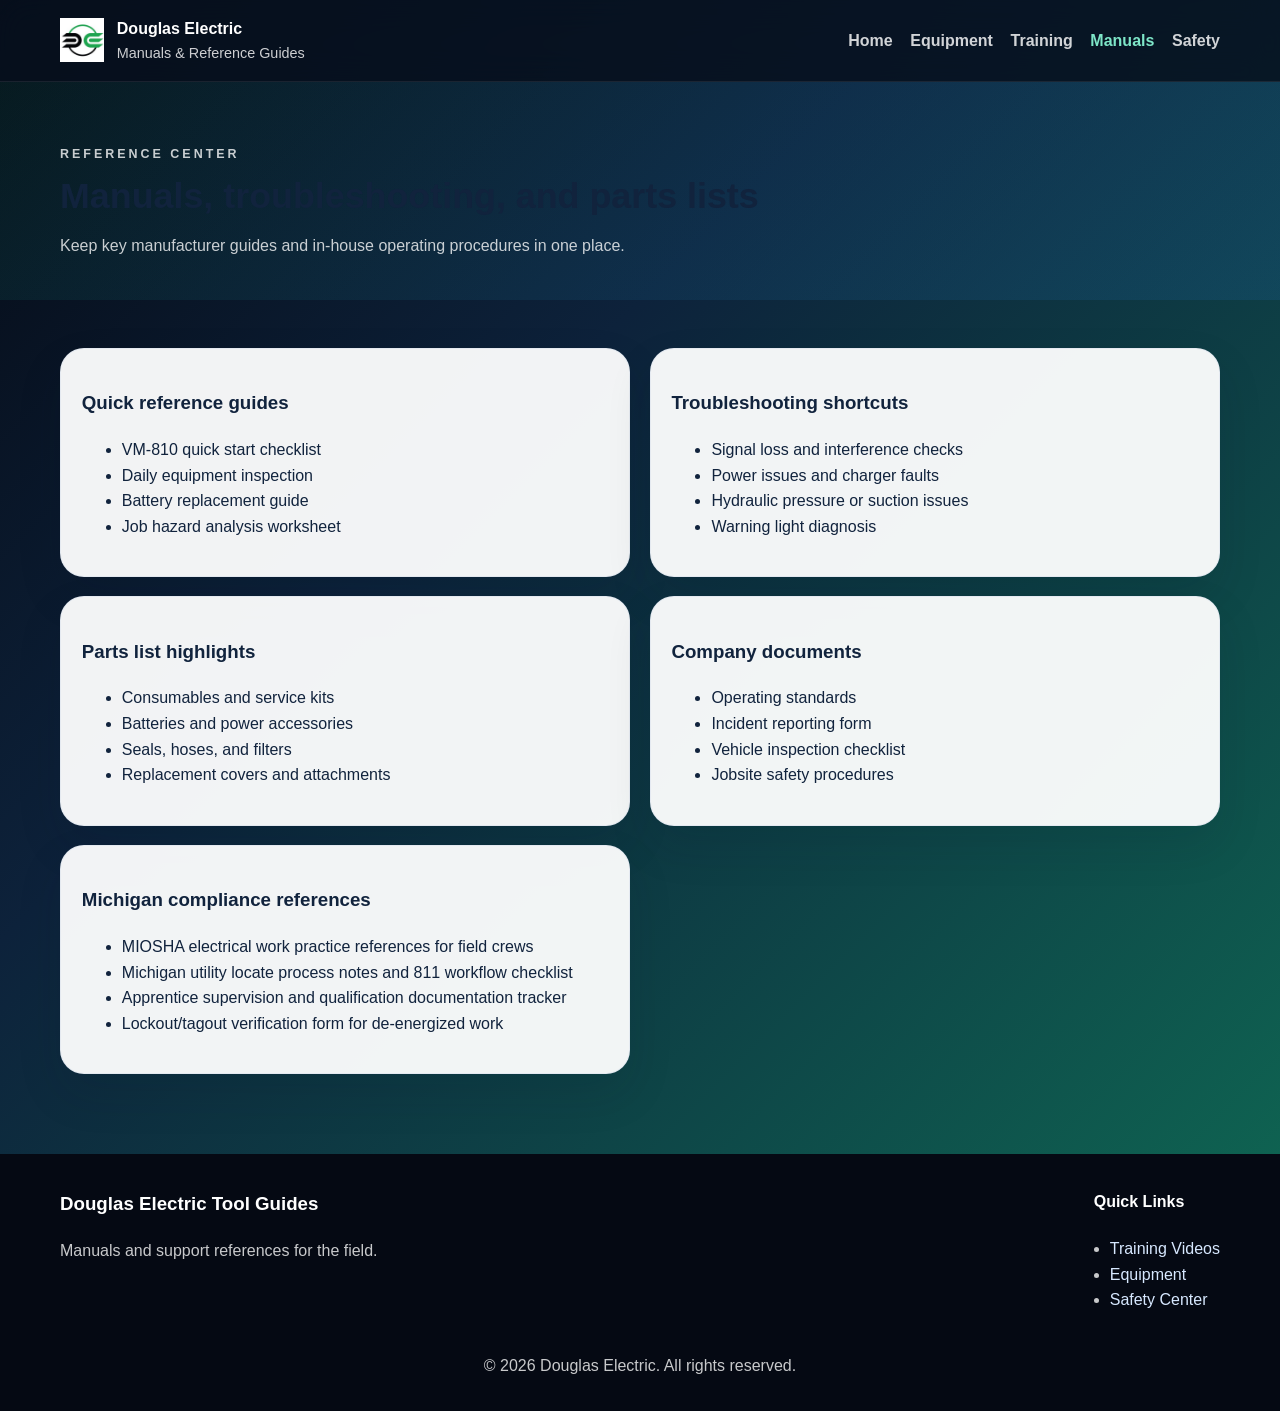
<file: Manuals.html>
<!DOCTYPE html>
<html lang="en">
  <head>
    <meta charset="UTF-8" />
    <meta name="viewport" content="width=device-width, initial-scale=1.0" />
    <title>Manuals & Reference Guides | Douglas Electric</title>
    <link rel="stylesheet" href="css/style.css" />
  </head>
  <body>
    <header class="site-header">
      <div class="container nav-bar">
        <a class="brand" href="index.html">
          <img src="images/logo.webp" alt="Douglas Electric logo" />
          <div>
            <strong>Douglas Electric</strong>
            <span>Manuals & Reference Guides</span>
          </div>
        </a>
        <button class="menu-toggle" aria-label="Toggle navigation">☰</button>
        <nav class="site-nav">
          <a href="index.html">Home</a>
          <a href="equipment.html">Equipment</a>
          <a href="training.html">Training</a>
          <a href="manuals.html" class="active">Manuals</a>
          <a href="safety.html">Safety</a>
        </nav>
      </div>
    </header>

    <main class="page-shell">
      <section class="page-banner">
        <div class="container">
          <p class="eyebrow">Reference center</p>
          <h1>Manuals, troubleshooting, and parts lists</h1>
          <p>Keep key manufacturer guides and in-house operating procedures in one place.</p>
        </div>
      </section>

      <section class="section">
        <div class="container">
          <div class="resource-grid">
            <article class="resource-card">
              <h3>Quick reference guides</h3>
              <ul>
                <li>VM-810 quick start checklist</li>
                <li>Daily equipment inspection</li>
                <li>Battery replacement guide</li>
                <li>Job hazard analysis worksheet</li>
              </ul>
            </article>
            <article class="resource-card">
              <h3>Troubleshooting shortcuts</h3>
              <ul>
                <li>Signal loss and interference checks</li>
                <li>Power issues and charger faults</li>
                <li>Hydraulic pressure or suction issues</li>
                <li>Warning light diagnosis</li>
              </ul>
            </article>
            <article class="resource-card">
              <h3>Parts list highlights</h3>
              <ul>
                <li>Consumables and service kits</li>
                <li>Batteries and power accessories</li>
                <li>Seals, hoses, and filters</li>
                <li>Replacement covers and attachments</li>
              </ul>
            </article>
            <article class="resource-card">
              <h3>Company documents</h3>
              <ul>
                <li>Operating standards</li>
                <li>Incident reporting form</li>
                <li>Vehicle inspection checklist</li>
                <li>Jobsite safety procedures</li>
              </ul>
            </article>
            <article class="resource-card">
              <h3>Michigan compliance references</h3>
              <ul>
                <li>MIOSHA electrical work practice references for field crews</li>
                <li>Michigan utility locate process notes and 811 workflow checklist</li>
                <li>Apprentice supervision and qualification documentation tracker</li>
                <li>Lockout/tagout verification form for de-energized work</li>
              </ul>
            </article>
          </div>
        </div>
      </section>
    </main>

    <footer class="site-footer">
      <div class="container footer-grid">
        <div>
          <h3>Douglas Electric Tool Guides</h3>
          <p>Manuals and support references for the field.</p>
        </div>
        <div>
          <h4>Quick Links</h4>
          <ul>
            <li><a href="training.html">Training Videos</a></li>
            <li><a href="equipment.html">Equipment</a></li>
            <li><a href="safety.html">Safety Center</a></li>
          </ul>
        </div>
      </div>
      <p class="footer-copy">© <span id="year"></span> Douglas Electric. All rights reserved.</p>
    </footer>

    <script src="js/script.js?v=20260801"></script>
  </body>
</html>
</file>
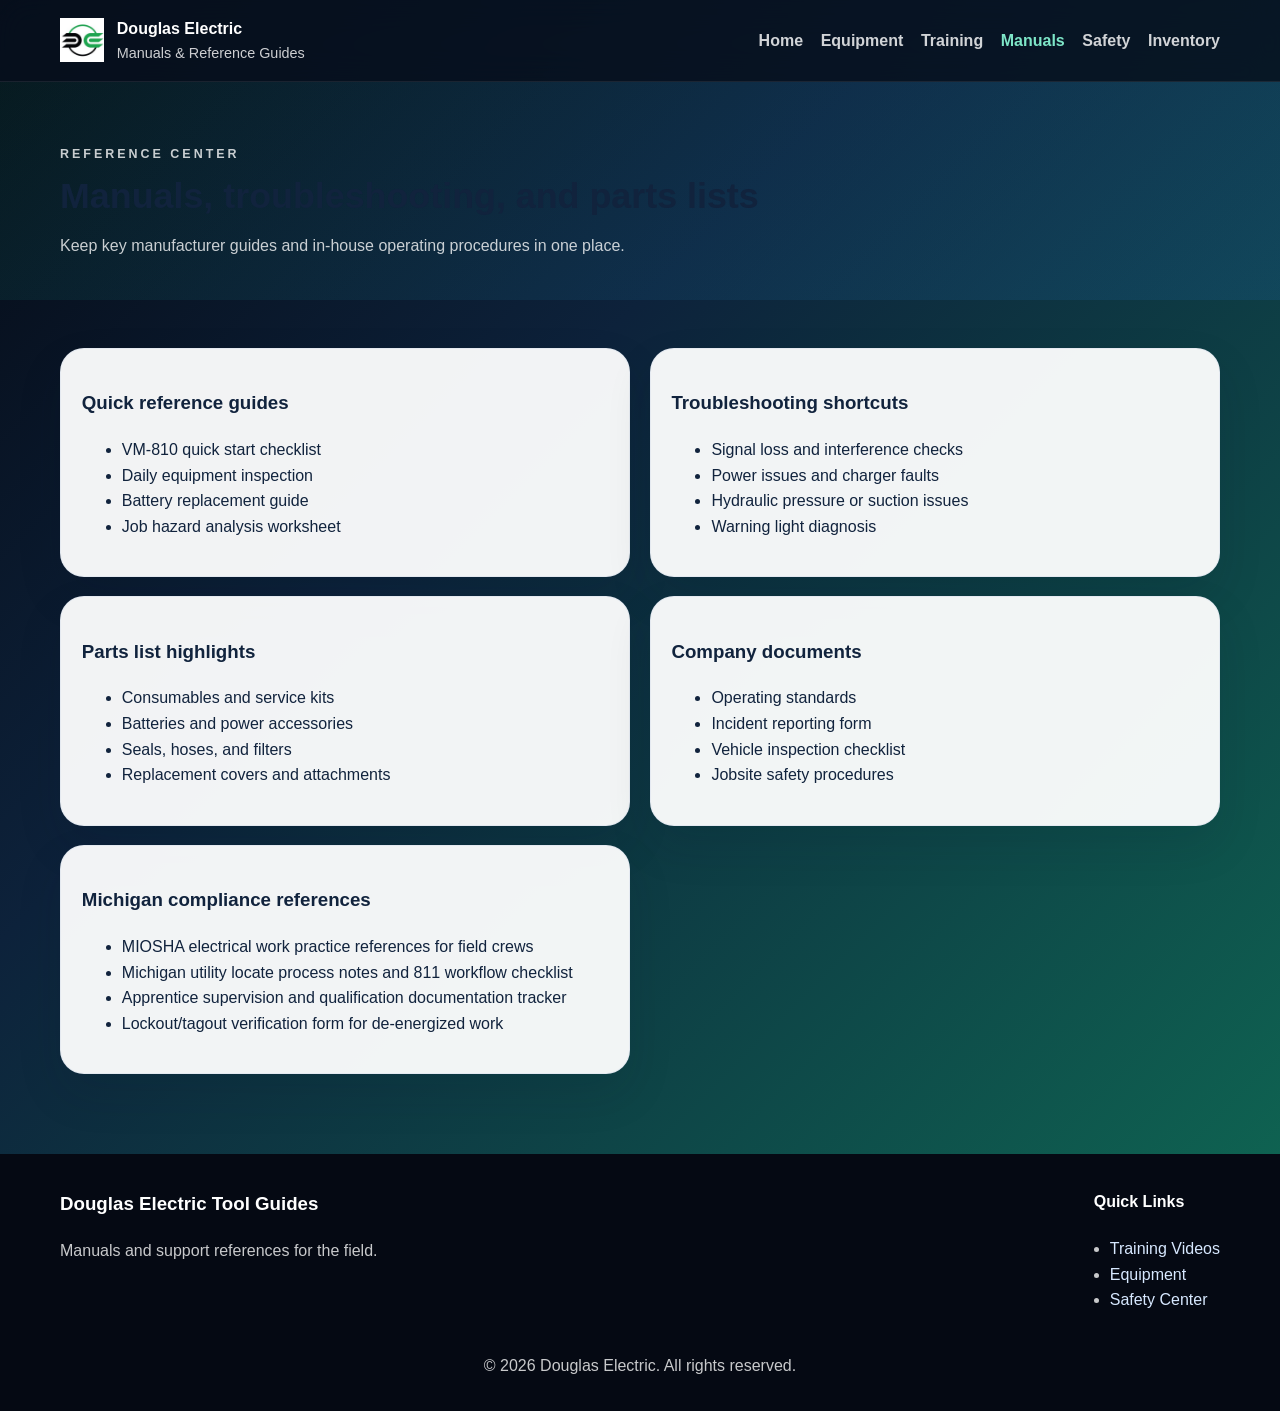
<file: manuals.html>
<!DOCTYPE html>
<html lang="en">
  <head>
    <meta charset="UTF-8" />
    <meta name="viewport" content="width=device-width, initial-scale=1.0" />
    <title>Manuals & Reference Guides | Douglas Electric</title>
    <link rel="stylesheet" href="css/style.css" />
  </head>
  <body>
    <header class="site-header">
      <div class="container nav-bar">
        <a class="brand" href="index.html">
          <img src="images/logo.webp" alt="Douglas Electric logo" />
          <div>
            <strong>Douglas Electric</strong>
            <span>Manuals & Reference Guides</span>
          </div>
        </a>
        <button class="menu-toggle" aria-label="Toggle navigation">☰</button>
        <nav class="site-nav">
          <a href="index.html">Home</a>
          <a href="equipment.html">Equipment</a>
          <a href="training.html">Training</a>
          <a href="manuals.html" class="active">Manuals</a>
          <a href="safety.html">Safety</a>
          <a href="inventory.html">Inventory</a>
        </nav>
      </div>
    </header>

    <main class="page-shell">
      <section class="page-banner">
        <div class="container">
          <p class="eyebrow">Reference center</p>
          <h1>Manuals, troubleshooting, and parts lists</h1>
          <p>Keep key manufacturer guides and in-house operating procedures in one place.</p>
        </div>
      </section>

      <section class="section">
        <div class="container">
          <div class="resource-grid">
            <article class="resource-card">
              <h3>Quick reference guides</h3>
              <ul>
                <li>VM-810 quick start checklist</li>
                <li>Daily equipment inspection</li>
                <li>Battery replacement guide</li>
                <li>Job hazard analysis worksheet</li>
              </ul>
            </article>
            <article class="resource-card">
              <h3>Troubleshooting shortcuts</h3>
              <ul>
                <li>Signal loss and interference checks</li>
                <li>Power issues and charger faults</li>
                <li>Hydraulic pressure or suction issues</li>
                <li>Warning light diagnosis</li>
              </ul>
            </article>
            <article class="resource-card">
              <h3>Parts list highlights</h3>
              <ul>
                <li>Consumables and service kits</li>
                <li>Batteries and power accessories</li>
                <li>Seals, hoses, and filters</li>
                <li>Replacement covers and attachments</li>
              </ul>
            </article>
            <article class="resource-card">
              <h3>Company documents</h3>
              <ul>
                <li>Operating standards</li>
                <li>Incident reporting form</li>
                <li>Vehicle inspection checklist</li>
                <li>Jobsite safety procedures</li>
              </ul>
            </article>
            <article class="resource-card">
              <h3>Michigan compliance references</h3>
              <ul>
                <li>MIOSHA electrical work practice references for field crews</li>
                <li>Michigan utility locate process notes and 811 workflow checklist</li>
                <li>Apprentice supervision and qualification documentation tracker</li>
                <li>Lockout/tagout verification form for de-energized work</li>
              </ul>
            </article>
          </div>
        </div>
      </section>
    </main>

    <footer class="site-footer">
      <div class="container footer-grid">
        <div>
          <h3>Douglas Electric Tool Guides</h3>
          <p>Manuals and support references for the field.</p>
        </div>
        <div>
          <h4>Quick Links</h4>
          <ul>
            <li><a href="training.html">Training Videos</a></li>
            <li><a href="equipment.html">Equipment</a></li>
            <li><a href="safety.html">Safety Center</a></li>
          </ul>
        </div>
      </div>
      <p class="footer-copy">© <span id="year"></span> Douglas Electric. All rights reserved.</p>
    </footer>

    <script src="js/script.js?v=20260801"></script>
  </body>
</html>
</file>
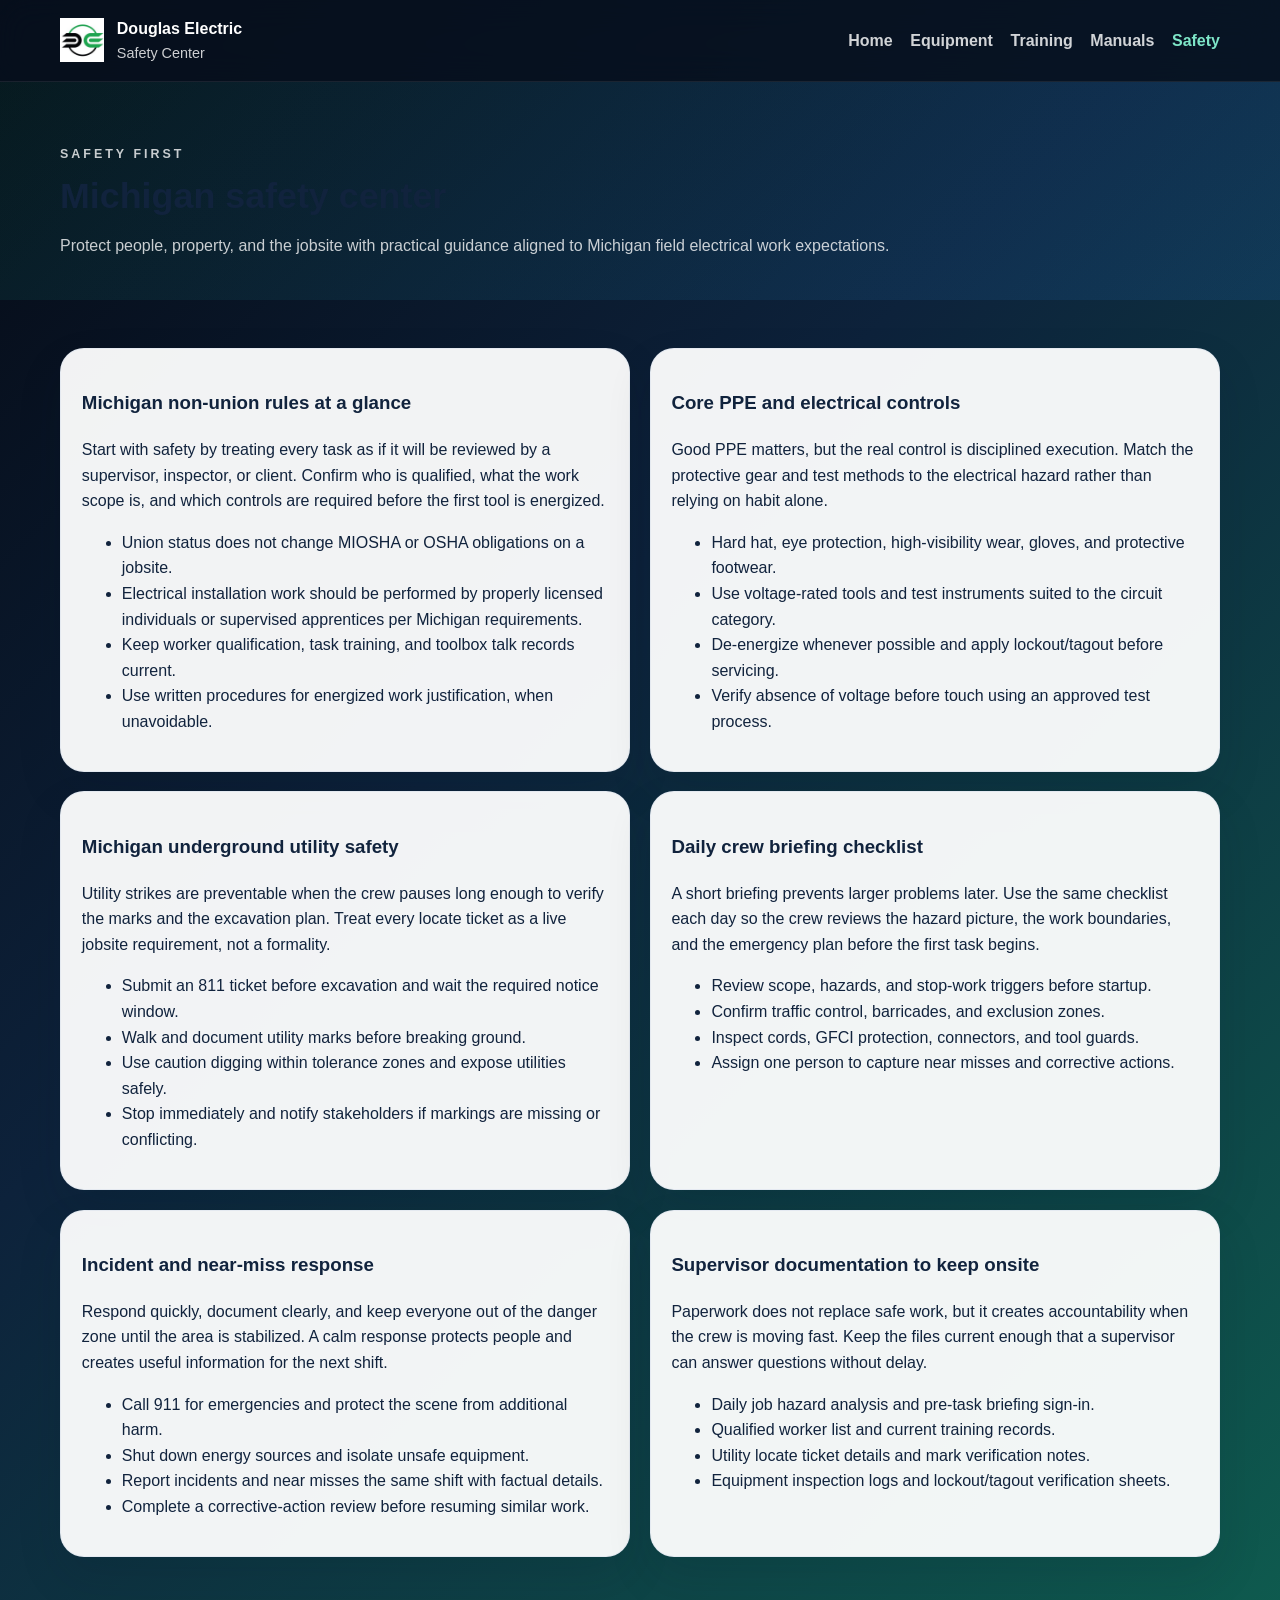
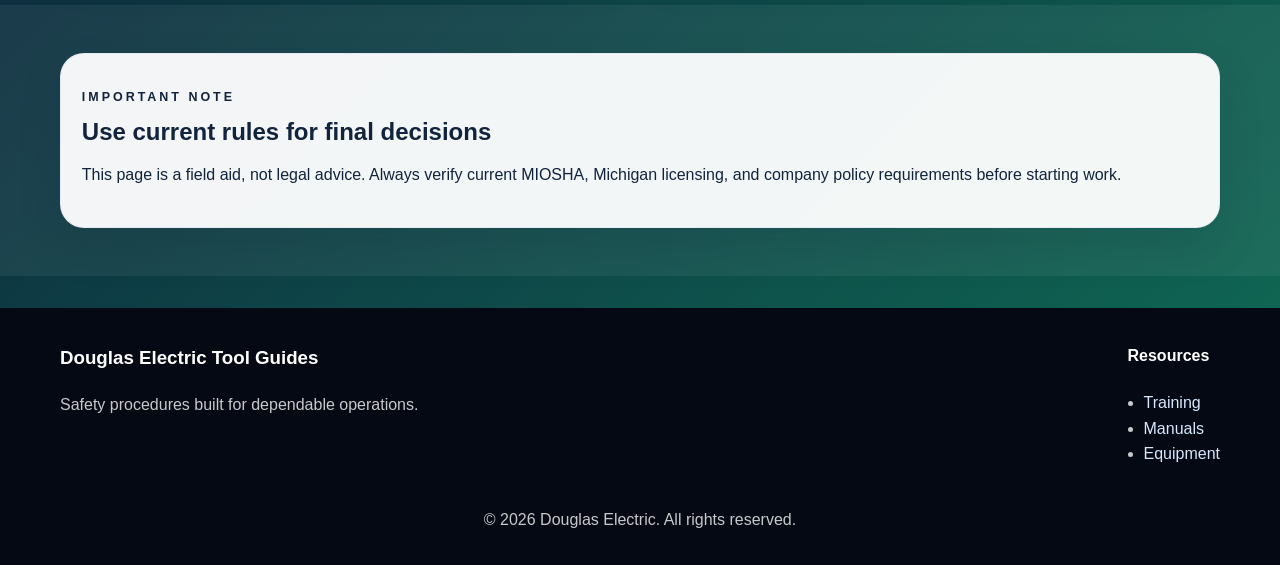
<file: Safety.html>
<!DOCTYPE html>
<html lang="en">
  <head>
    <meta charset="UTF-8" />
    <meta name="viewport" content="width=device-width, initial-scale=1.0" />
    <title>Safety Center | Douglas Electric</title>
    <link rel="stylesheet" href="css/style.css?v=20260801b" />
  </head>
  <body>
    <header class="site-header">
      <div class="container nav-bar">
        <a class="brand" href="index.html">
          <img src="images/logo.webp" alt="Douglas Electric logo" />
          <div>
            <strong>Douglas Electric</strong>
            <span>Safety Center</span>
          </div>
        </a>
        <button class="menu-toggle" aria-label="Toggle navigation">☰</button>
        <nav class="site-nav">
          <a href="index.html">Home</a>
          <a href="equipment.html">Equipment</a>
          <a href="training.html">Training</a>
          <a href="manuals.html">Manuals</a>
          <a href="safety.html" class="active">Safety</a>
        </nav>
      </div>
    </header>

    <main class="page-shell">
      <section class="page-banner">
        <div class="container">
          <p class="eyebrow">Safety first</p>
          <h1>Michigan safety center</h1>
          <p>Protect people, property, and the jobsite with practical guidance aligned to Michigan field electrical work expectations.</p>
        </div>
      </section>

      <section class="section">
        <div class="container">
          <div class="resource-grid">
            <article class="resource-card">
              <h3>Michigan non-union rules at a glance</h3>
              <p>Start with safety by treating every task as if it will be reviewed by a supervisor, inspector, or client. Confirm who is qualified, what the work scope is, and which controls are required before the first tool is energized.</p>
              <ul>
                <li>Union status does not change MIOSHA or OSHA obligations on a jobsite.</li>
                <li>Electrical installation work should be performed by properly licensed individuals or supervised apprentices per Michigan requirements.</li>
                <li>Keep worker qualification, task training, and toolbox talk records current.</li>
                <li>Use written procedures for energized work justification, when unavoidable.</li>
              </ul>
            </article>
            <article class="resource-card">
              <h3>Core PPE and electrical controls</h3>
              <p>Good PPE matters, but the real control is disciplined execution. Match the protective gear and test methods to the electrical hazard rather than relying on habit alone.</p>
              <ul>
                <li>Hard hat, eye protection, high-visibility wear, gloves, and protective footwear.</li>
                <li>Use voltage-rated tools and test instruments suited to the circuit category.</li>
                <li>De-energize whenever possible and apply lockout/tagout before servicing.</li>
                <li>Verify absence of voltage before touch using an approved test process.</li>
              </ul>
            </article>
            <article class="resource-card">
              <h3>Michigan underground utility safety</h3>
              <p>Utility strikes are preventable when the crew pauses long enough to verify the marks and the excavation plan. Treat every locate ticket as a live jobsite requirement, not a formality.</p>
              <ul>
                <li>Submit an 811 ticket before excavation and wait the required notice window.</li>
                <li>Walk and document utility marks before breaking ground.</li>
                <li>Use caution digging within tolerance zones and expose utilities safely.</li>
                <li>Stop immediately and notify stakeholders if markings are missing or conflicting.</li>
              </ul>
            </article>
            <article class="resource-card">
              <h3>Daily crew briefing checklist</h3>
              <p>A short briefing prevents larger problems later. Use the same checklist each day so the crew reviews the hazard picture, the work boundaries, and the emergency plan before the first task begins.</p>
              <ul>
                <li>Review scope, hazards, and stop-work triggers before startup.</li>
                <li>Confirm traffic control, barricades, and exclusion zones.</li>
                <li>Inspect cords, GFCI protection, connectors, and tool guards.</li>
                <li>Assign one person to capture near misses and corrective actions.</li>
              </ul>
            </article>
            <article class="resource-card">
              <h3>Incident and near-miss response</h3>
              <p>Respond quickly, document clearly, and keep everyone out of the danger zone until the area is stabilized. A calm response protects people and creates useful information for the next shift.</p>
              <ul>
                <li>Call 911 for emergencies and protect the scene from additional harm.</li>
                <li>Shut down energy sources and isolate unsafe equipment.</li>
                <li>Report incidents and near misses the same shift with factual details.</li>
                <li>Complete a corrective-action review before resuming similar work.</li>
              </ul>
            </article>
            <article class="resource-card">
              <h3>Supervisor documentation to keep onsite</h3>
              <p>Paperwork does not replace safe work, but it creates accountability when the crew is moving fast. Keep the files current enough that a supervisor can answer questions without delay.</p>
              <ul>
                <li>Daily job hazard analysis and pre-task briefing sign-in.</li>
                <li>Qualified worker list and current training records.</li>
                <li>Utility locate ticket details and mark verification notes.</li>
                <li>Equipment inspection logs and lockout/tagout verification sheets.</li>
              </ul>
            </article>
          </div>
        </div>
      </section>

      <section class="section section-alt">
        <div class="container">
          <div class="section-card">
            <div class="section-heading">
              <p class="eyebrow">Important note</p>
              <h2>Use current rules for final decisions</h2>
              <p>This page is a field aid, not legal advice. Always verify current MIOSHA, Michigan licensing, and company policy requirements before starting work.</p>
            </div>
          </div>
        </div>
      </section>
    </main>

    <footer class="site-footer">
      <div class="container footer-grid">
        <div>
          <h3>Douglas Electric Tool Guides</h3>
          <p>Safety procedures built for dependable operations.</p>
        </div>
        <div>
          <h4>Resources</h4>
          <ul>
            <li><a href="training.html">Training</a></li>
            <li><a href="manuals.html">Manuals</a></li>
            <li><a href="equipment.html">Equipment</a></li>
          </ul>
        </div>
      </div>
      <p class="footer-copy">© <span id="year"></span> Douglas Electric. All rights reserved.</p>
    </footer>

    <script src="js/script.js?v=20260801"></script>
  </body>
</html>
</file>
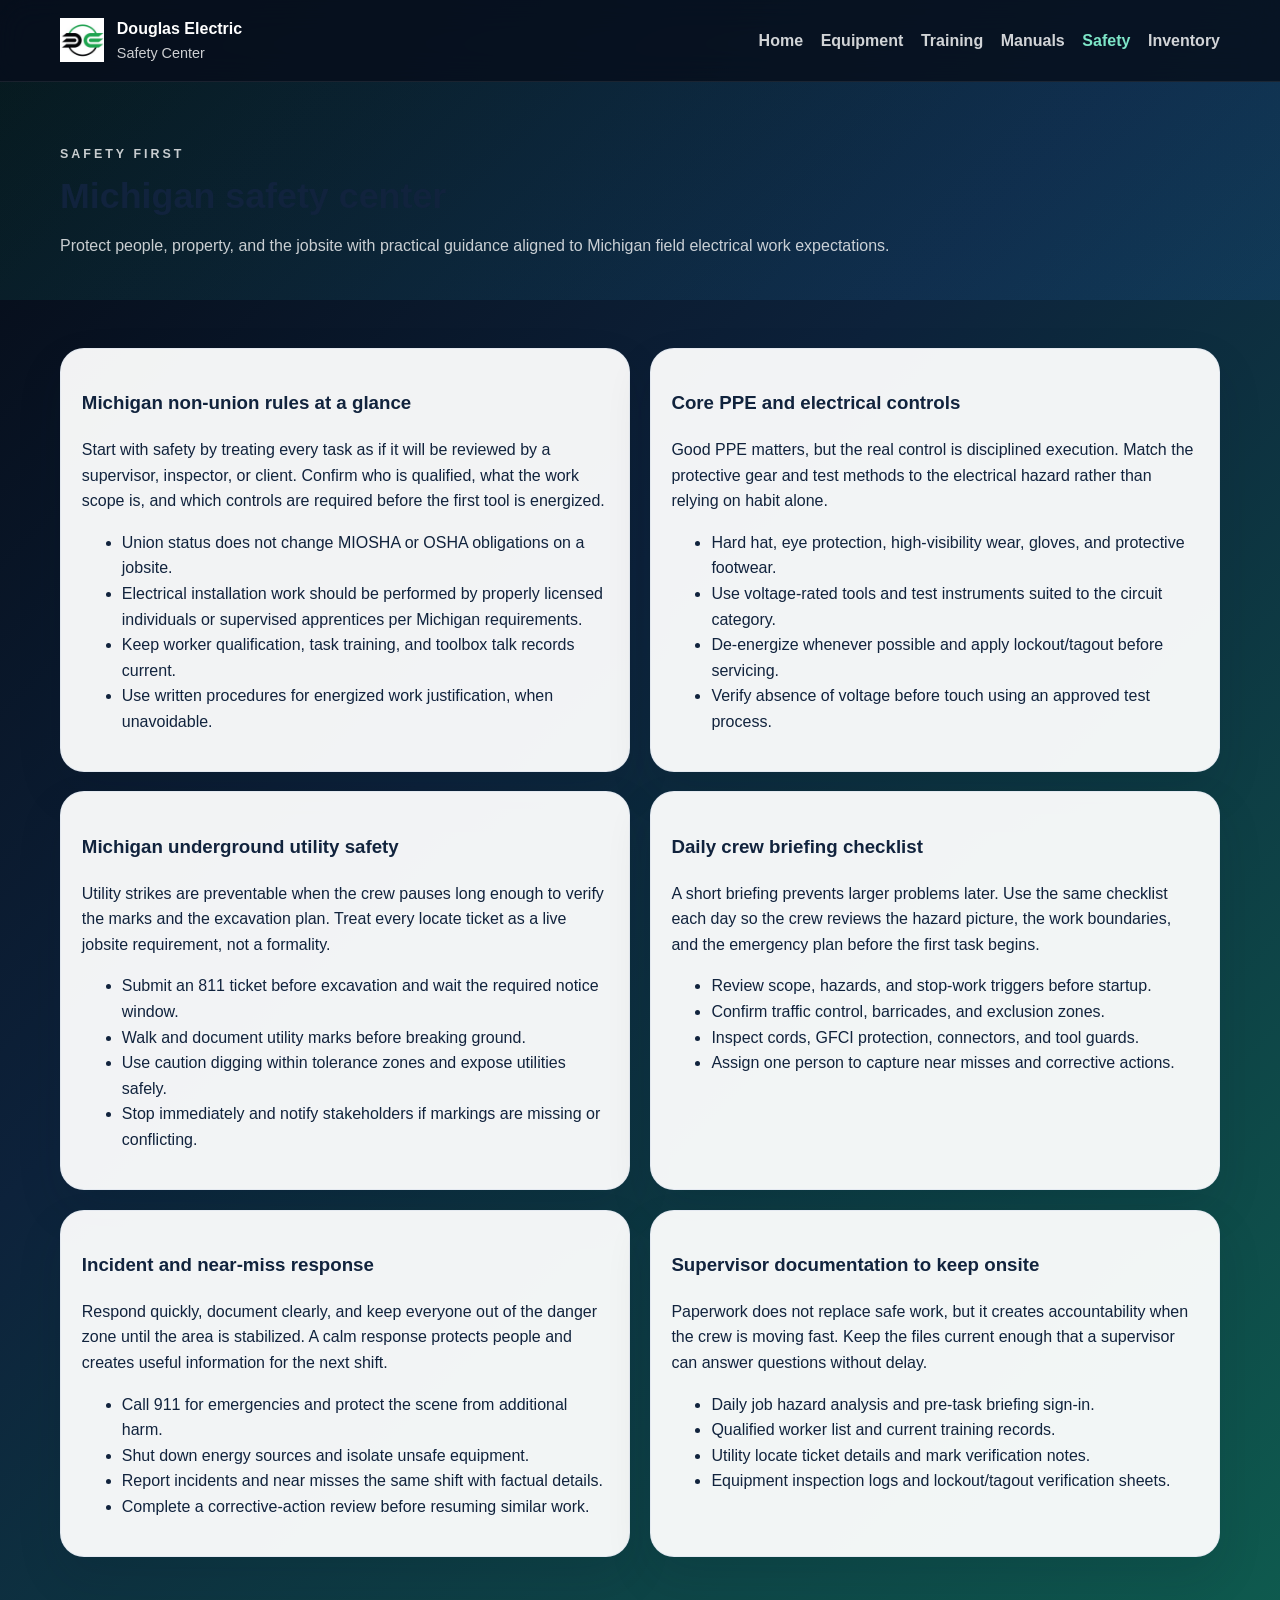
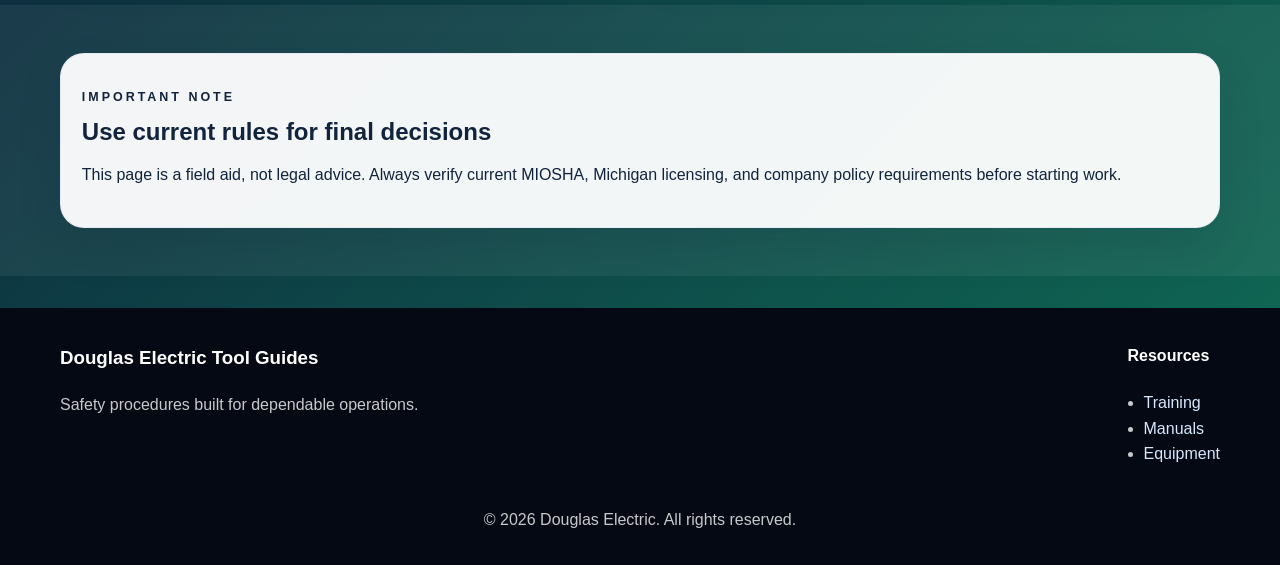
<file: safety.html>
<!DOCTYPE html>
<html lang="en">
  <head>
    <meta charset="UTF-8" />
    <meta name="viewport" content="width=device-width, initial-scale=1.0" />
    <title>Safety Center | Douglas Electric</title>
    <link rel="stylesheet" href="css/style.css?v=20260801b" />
  </head>
  <body>
    <header class="site-header">
      <div class="container nav-bar">
        <a class="brand" href="index.html">
          <img src="images/logo.webp" alt="Douglas Electric logo" />
          <div>
            <strong>Douglas Electric</strong>
            <span>Safety Center</span>
          </div>
        </a>
        <button class="menu-toggle" aria-label="Toggle navigation">☰</button>
        <nav class="site-nav">
          <a href="index.html">Home</a>
          <a href="equipment.html">Equipment</a>
          <a href="training.html">Training</a>
          <a href="manuals.html">Manuals</a>
          <a href="safety.html" class="active">Safety</a>
          <a href="inventory.html">Inventory</a>
        </nav>
      </div>
    </header>

    <main class="page-shell">
      <section class="page-banner">
        <div class="container">
          <p class="eyebrow">Safety first</p>
          <h1>Michigan safety center</h1>
          <p>Protect people, property, and the jobsite with practical guidance aligned to Michigan field electrical work expectations.</p>
        </div>
      </section>

      <section class="section">
        <div class="container">
          <div class="resource-grid">
            <article class="resource-card">
              <h3>Michigan non-union rules at a glance</h3>
              <p>Start with safety by treating every task as if it will be reviewed by a supervisor, inspector, or client. Confirm who is qualified, what the work scope is, and which controls are required before the first tool is energized.</p>
              <ul>
                <li>Union status does not change MIOSHA or OSHA obligations on a jobsite.</li>
                <li>Electrical installation work should be performed by properly licensed individuals or supervised apprentices per Michigan requirements.</li>
                <li>Keep worker qualification, task training, and toolbox talk records current.</li>
                <li>Use written procedures for energized work justification, when unavoidable.</li>
              </ul>
            </article>
            <article class="resource-card">
              <h3>Core PPE and electrical controls</h3>
              <p>Good PPE matters, but the real control is disciplined execution. Match the protective gear and test methods to the electrical hazard rather than relying on habit alone.</p>
              <ul>
                <li>Hard hat, eye protection, high-visibility wear, gloves, and protective footwear.</li>
                <li>Use voltage-rated tools and test instruments suited to the circuit category.</li>
                <li>De-energize whenever possible and apply lockout/tagout before servicing.</li>
                <li>Verify absence of voltage before touch using an approved test process.</li>
              </ul>
            </article>
            <article class="resource-card">
              <h3>Michigan underground utility safety</h3>
              <p>Utility strikes are preventable when the crew pauses long enough to verify the marks and the excavation plan. Treat every locate ticket as a live jobsite requirement, not a formality.</p>
              <ul>
                <li>Submit an 811 ticket before excavation and wait the required notice window.</li>
                <li>Walk and document utility marks before breaking ground.</li>
                <li>Use caution digging within tolerance zones and expose utilities safely.</li>
                <li>Stop immediately and notify stakeholders if markings are missing or conflicting.</li>
              </ul>
            </article>
            <article class="resource-card">
              <h3>Daily crew briefing checklist</h3>
              <p>A short briefing prevents larger problems later. Use the same checklist each day so the crew reviews the hazard picture, the work boundaries, and the emergency plan before the first task begins.</p>
              <ul>
                <li>Review scope, hazards, and stop-work triggers before startup.</li>
                <li>Confirm traffic control, barricades, and exclusion zones.</li>
                <li>Inspect cords, GFCI protection, connectors, and tool guards.</li>
                <li>Assign one person to capture near misses and corrective actions.</li>
              </ul>
            </article>
            <article class="resource-card">
              <h3>Incident and near-miss response</h3>
              <p>Respond quickly, document clearly, and keep everyone out of the danger zone until the area is stabilized. A calm response protects people and creates useful information for the next shift.</p>
              <ul>
                <li>Call 911 for emergencies and protect the scene from additional harm.</li>
                <li>Shut down energy sources and isolate unsafe equipment.</li>
                <li>Report incidents and near misses the same shift with factual details.</li>
                <li>Complete a corrective-action review before resuming similar work.</li>
              </ul>
            </article>
            <article class="resource-card">
              <h3>Supervisor documentation to keep onsite</h3>
              <p>Paperwork does not replace safe work, but it creates accountability when the crew is moving fast. Keep the files current enough that a supervisor can answer questions without delay.</p>
              <ul>
                <li>Daily job hazard analysis and pre-task briefing sign-in.</li>
                <li>Qualified worker list and current training records.</li>
                <li>Utility locate ticket details and mark verification notes.</li>
                <li>Equipment inspection logs and lockout/tagout verification sheets.</li>
              </ul>
            </article>
          </div>
        </div>
      </section>

      <section class="section section-alt">
        <div class="container">
          <div class="section-card">
            <div class="section-heading">
              <p class="eyebrow">Important note</p>
              <h2>Use current rules for final decisions</h2>
              <p>This page is a field aid, not legal advice. Always verify current MIOSHA, Michigan licensing, and company policy requirements before starting work.</p>
            </div>
          </div>
        </div>
      </section>
    </main>

    <footer class="site-footer">
      <div class="container footer-grid">
        <div>
          <h3>Douglas Electric Tool Guides</h3>
          <p>Safety procedures built for dependable operations.</p>
        </div>
        <div>
          <h4>Resources</h4>
          <ul>
            <li><a href="training.html">Training</a></li>
            <li><a href="manuals.html">Manuals</a></li>
            <li><a href="equipment.html">Equipment</a></li>
          </ul>
        </div>
      </div>
      <p class="footer-copy">© <span id="year"></span> Douglas Electric. All rights reserved.</p>
    </footer>

    <script src="js/script.js?v=20260801"></script>
  </body>
</html>
</file>
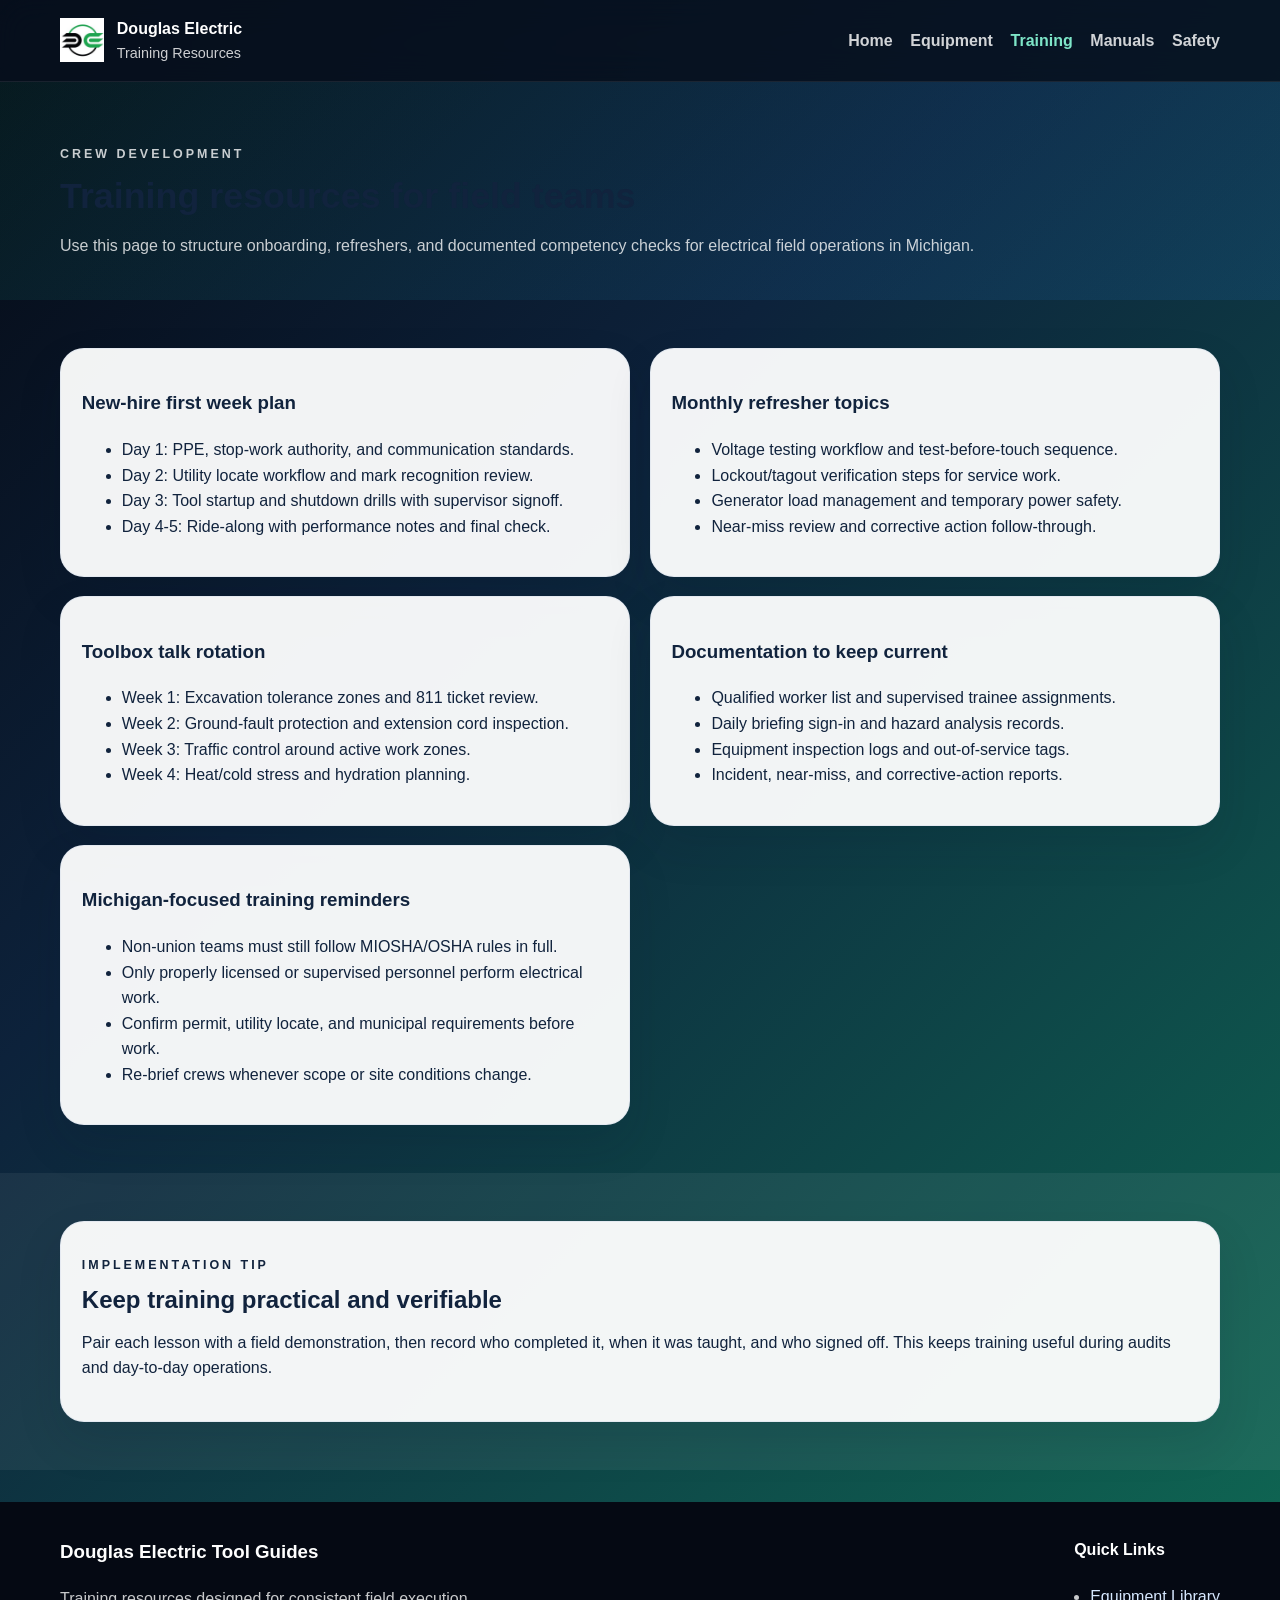
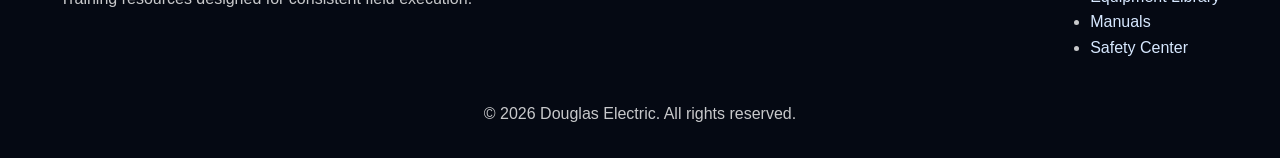
<file: Training.html>
<!DOCTYPE html>
<html lang="en">
  <head>
    <meta charset="UTF-8" />
    <meta name="viewport" content="width=device-width, initial-scale=1.0" />
    <meta
      name="description"
      content="Douglas Electric training resources for equipment operation, safety drills, and Michigan-focused field readiness."
    />
    <title>Training Resources | Douglas Electric</title>
    <link rel="stylesheet" href="css/style.css" />
  </head>
  <body>
    <header class="site-header">
      <div class="container nav-bar">
        <a class="brand" href="index.html">
          <img src="images/logo.webp" alt="Douglas Electric logo" />
          <div>
            <strong>Douglas Electric</strong>
            <span>Training Resources</span>
          </div>
        </a>
        <button class="menu-toggle" aria-label="Toggle navigation">☰</button>
        <nav class="site-nav">
          <a href="index.html">Home</a>
          <a href="equipment.html">Equipment</a>
          <a href="training.html" class="active">Training</a>
          <a href="manuals.html">Manuals</a>
          <a href="safety.html">Safety</a>
        </nav>
      </div>
    </header>

    <main class="page-shell">
      <section class="page-banner">
        <div class="container">
          <p class="eyebrow">Crew development</p>
          <h1>Training resources for field teams</h1>
          <p>
            Use this page to structure onboarding, refreshers, and documented
            competency checks for electrical field operations in Michigan.
          </p>
        </div>
      </section>

      <section class="section">
        <div class="container">
          <div class="resource-grid">
            <article class="resource-card">
              <h3>New-hire first week plan</h3>
              <ul>
                <li>Day 1: PPE, stop-work authority, and communication standards.</li>
                <li>Day 2: Utility locate workflow and mark recognition review.</li>
                <li>Day 3: Tool startup and shutdown drills with supervisor signoff.</li>
                <li>Day 4-5: Ride-along with performance notes and final check.</li>
              </ul>
            </article>

            <article class="resource-card">
              <h3>Monthly refresher topics</h3>
              <ul>
                <li>Voltage testing workflow and test-before-touch sequence.</li>
                <li>Lockout/tagout verification steps for service work.</li>
                <li>Generator load management and temporary power safety.</li>
                <li>Near-miss review and corrective action follow-through.</li>
              </ul>
            </article>

            <article class="resource-card">
              <h3>Toolbox talk rotation</h3>
              <ul>
                <li>Week 1: Excavation tolerance zones and 811 ticket review.</li>
                <li>Week 2: Ground-fault protection and extension cord inspection.</li>
                <li>Week 3: Traffic control around active work zones.</li>
                <li>Week 4: Heat/cold stress and hydration planning.</li>
              </ul>
            </article>

            <article class="resource-card">
              <h3>Documentation to keep current</h3>
              <ul>
                <li>Qualified worker list and supervised trainee assignments.</li>
                <li>Daily briefing sign-in and hazard analysis records.</li>
                <li>Equipment inspection logs and out-of-service tags.</li>
                <li>Incident, near-miss, and corrective-action reports.</li>
              </ul>
            </article>

            <article class="resource-card">
              <h3>Michigan-focused training reminders</h3>
              <ul>
                <li>Non-union teams must still follow MIOSHA/OSHA rules in full.</li>
                <li>Only properly licensed or supervised personnel perform electrical work.</li>
                <li>Confirm permit, utility locate, and municipal requirements before work.</li>
                <li>Re-brief crews whenever scope or site conditions change.</li>
              </ul>
            </article>
          </div>
        </div>
      </section>

      <section class="section section-alt">
        <div class="container">
          <div class="section-card">
            <div class="section-heading">
              <p class="eyebrow">Implementation tip</p>
              <h2>Keep training practical and verifiable</h2>
              <p>
                Pair each lesson with a field demonstration, then record who
                completed it, when it was taught, and who signed off. This keeps
                training useful during audits and day-to-day operations.
              </p>
            </div>
          </div>
        </div>
      </section>
    </main>

    <footer class="site-footer">
      <div class="container footer-grid">
        <div>
          <h3>Douglas Electric Tool Guides</h3>
          <p>Training resources designed for consistent field execution.</p>
        </div>
        <div>
          <h4>Quick Links</h4>
          <ul>
            <li><a href="equipment.html">Equipment Library</a></li>
            <li><a href="manuals.html">Manuals</a></li>
            <li><a href="safety.html">Safety Center</a></li>
          </ul>
        </div>
      </div>
      <p class="footer-copy">© <span id="year"></span> Douglas Electric. All rights reserved.</p>
    </footer>

    <script src="js/script.js?v=20260801"></script>
  </body>
</html>
</file>
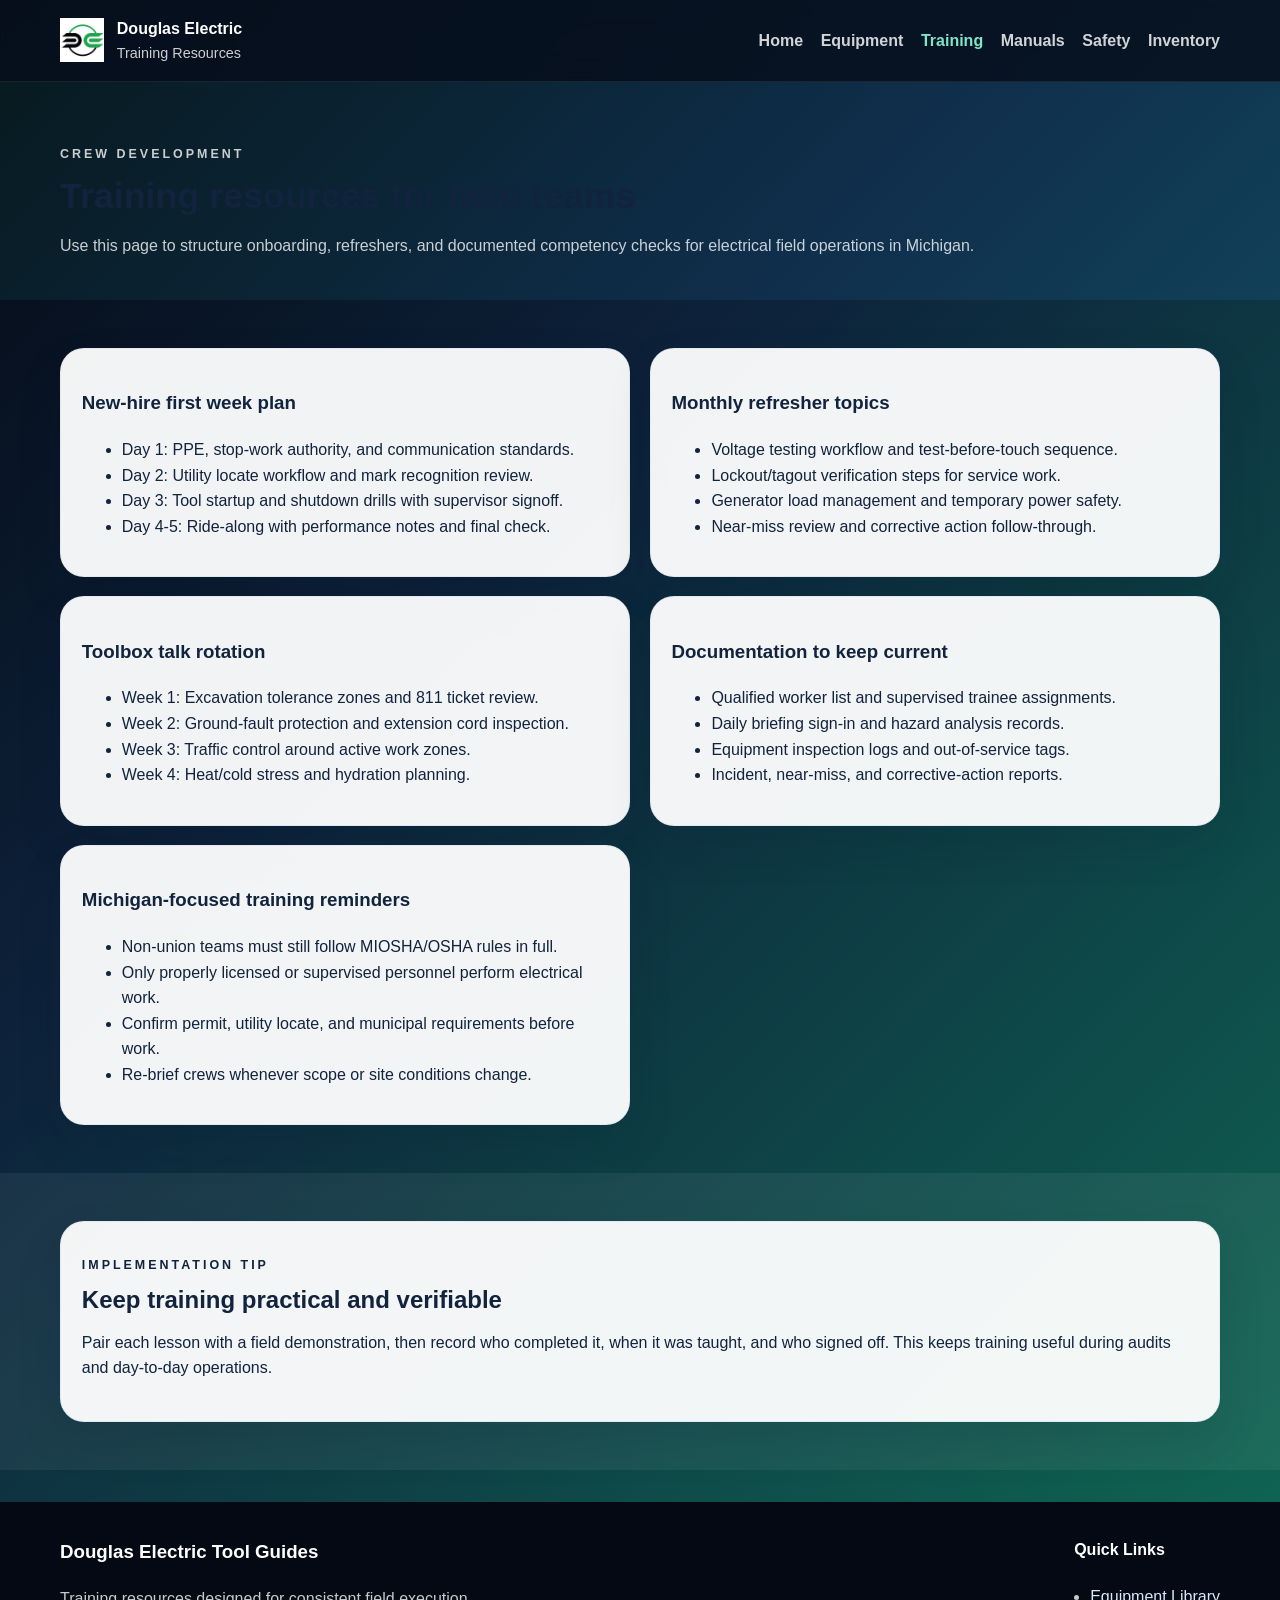
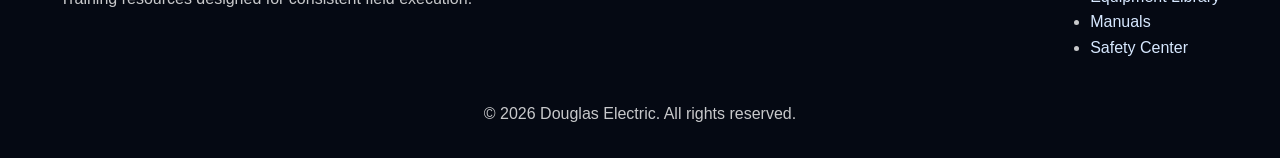
<file: training.html>
<!DOCTYPE html>
<html lang="en">
  <head>
    <meta charset="UTF-8" />
    <meta name="viewport" content="width=device-width, initial-scale=1.0" />
    <meta
      name="description"
      content="Douglas Electric training resources for equipment operation, safety drills, and Michigan-focused field readiness."
    />
    <title>Training Resources | Douglas Electric</title>
    <link rel="stylesheet" href="css/style.css" />
  </head>
  <body>
    <header class="site-header">
      <div class="container nav-bar">
        <a class="brand" href="index.html">
          <img src="images/logo.webp" alt="Douglas Electric logo" />
          <div>
            <strong>Douglas Electric</strong>
            <span>Training Resources</span>
          </div>
        </a>
        <button class="menu-toggle" aria-label="Toggle navigation">☰</button>
        <nav class="site-nav">
          <a href="index.html">Home</a>
          <a href="equipment.html">Equipment</a>
          <a href="training.html" class="active">Training</a>
          <a href="manuals.html">Manuals</a>
          <a href="safety.html">Safety</a>
          <a href="inventory.html">Inventory</a>
        </nav>
      </div>
    </header>

    <main class="page-shell">
      <section class="page-banner">
        <div class="container">
          <p class="eyebrow">Crew development</p>
          <h1>Training resources for field teams</h1>
          <p>
            Use this page to structure onboarding, refreshers, and documented
            competency checks for electrical field operations in Michigan.
          </p>
        </div>
      </section>

      <section class="section">
        <div class="container">
          <div class="resource-grid">
            <article class="resource-card">
              <h3>New-hire first week plan</h3>
              <ul>
                <li>Day 1: PPE, stop-work authority, and communication standards.</li>
                <li>Day 2: Utility locate workflow and mark recognition review.</li>
                <li>Day 3: Tool startup and shutdown drills with supervisor signoff.</li>
                <li>Day 4-5: Ride-along with performance notes and final check.</li>
              </ul>
            </article>

            <article class="resource-card">
              <h3>Monthly refresher topics</h3>
              <ul>
                <li>Voltage testing workflow and test-before-touch sequence.</li>
                <li>Lockout/tagout verification steps for service work.</li>
                <li>Generator load management and temporary power safety.</li>
                <li>Near-miss review and corrective action follow-through.</li>
              </ul>
            </article>

            <article class="resource-card">
              <h3>Toolbox talk rotation</h3>
              <ul>
                <li>Week 1: Excavation tolerance zones and 811 ticket review.</li>
                <li>Week 2: Ground-fault protection and extension cord inspection.</li>
                <li>Week 3: Traffic control around active work zones.</li>
                <li>Week 4: Heat/cold stress and hydration planning.</li>
              </ul>
            </article>

            <article class="resource-card">
              <h3>Documentation to keep current</h3>
              <ul>
                <li>Qualified worker list and supervised trainee assignments.</li>
                <li>Daily briefing sign-in and hazard analysis records.</li>
                <li>Equipment inspection logs and out-of-service tags.</li>
                <li>Incident, near-miss, and corrective-action reports.</li>
              </ul>
            </article>

            <article class="resource-card">
              <h3>Michigan-focused training reminders</h3>
              <ul>
                <li>Non-union teams must still follow MIOSHA/OSHA rules in full.</li>
                <li>Only properly licensed or supervised personnel perform electrical work.</li>
                <li>Confirm permit, utility locate, and municipal requirements before work.</li>
                <li>Re-brief crews whenever scope or site conditions change.</li>
              </ul>
            </article>
          </div>
        </div>
      </section>

      <section class="section section-alt">
        <div class="container">
          <div class="section-card">
            <div class="section-heading">
              <p class="eyebrow">Implementation tip</p>
              <h2>Keep training practical and verifiable</h2>
              <p>
                Pair each lesson with a field demonstration, then record who
                completed it, when it was taught, and who signed off. This keeps
                training useful during audits and day-to-day operations.
              </p>
            </div>
          </div>
        </div>
      </section>
    </main>

    <footer class="site-footer">
      <div class="container footer-grid">
        <div>
          <h3>Douglas Electric Tool Guides</h3>
          <p>Training resources designed for consistent field execution.</p>
        </div>
        <div>
          <h4>Quick Links</h4>
          <ul>
            <li><a href="equipment.html">Equipment Library</a></li>
            <li><a href="manuals.html">Manuals</a></li>
            <li><a href="safety.html">Safety Center</a></li>
          </ul>
        </div>
      </div>
      <p class="footer-copy">© <span id="year"></span> Douglas Electric. All rights reserved.</p>
    </footer>

    <script src="js/script.js?v=20260801"></script>
  </body>
</html>
</file>
<file: css/style.css>
:root {
  --bg: #07111f;
  --surface: #fff;
  --surface-alt: #f4f7fb;
  --text: #11233d;
  --muted: #5b6b7f;
  --primary: #0f7a5f;
  --primary-dark: #0b5d45;
  --accent: #2b8cff;
  --border: #e1e8f0;
  --shadow: 0 20px 45px rgba(6, 23, 38, 0.12);
}

* {
  box-sizing: border-box;
}

body {
  margin: 0;
  font-family: 'Inter', sans-serif;
  color: var(--text);
  background: linear-gradient(135deg, #050913 0%, #0d223b 35%, #0f6d55 100%);
  line-height: 1.6;
}

a {
  color: var(--primary);
  text-decoration: none;
}

img {
  max-width: 100%;
  display: block;
}

.container {
  width: min(1160px, calc(100% - 2rem));
  margin: 0 auto;
}

.site-header {
  position: sticky;
  top: 0;
  z-index: 50;
  background: rgba(7, 17, 31, 0.8);
  backdrop-filter: blur(16px);
  border-bottom: 1px solid rgba(255,255,255,0.08);
}

.nav-bar {
  display: flex;
  align-items: center;
  justify-content: space-between;
  padding: 1rem 0;
  gap: 1rem;
}

.brand {
  display: flex;
  align-items: center;
  gap: 0.8rem;
  color: #fff;
  font-weight: 700;
}

.brand img {
  width: 44px;
  height: 44px;
}

.brand span {
  display: block;
  font-size: 0.9rem;
  color: rgba(255,255,255,0.8);
  font-weight: 500;
}

.site-nav {
  display: flex;
  align-items: center;
  gap: 1.1rem;
  flex-wrap: wrap;
}

.site-nav a {
  color: rgba(255,255,255,0.82);
  font-weight: 600;
  transition: color 0.2s ease;
}

.site-nav a:hover,
.site-nav a.active {
  color: #7ee6c8;
}

.menu-toggle {
  display: none;
  border: 0;
  background: rgba(255,255,255,0.16);
  color: #fff;
  font-size: 1.2rem;
  padding: 0.6rem 0.8rem;
  border-radius: 999px;
}

.hero-shell {
  padding: 5rem 0 4rem;
  background:
    linear-gradient(135deg, rgba(3, 11, 24, 0.92) 0%, rgba(9, 25, 41, 0.83) 45%, rgba(4, 61, 46, 0.74) 100%),
    url('../images/industrial-bg.svg') center/cover no-repeat;
}

.hero-grid {
  display: grid;
  grid-template-columns: 1.1fr 0.8fr;
  gap: 2rem;
  align-items: center;
}

.eyebrow {
  display: inline-block;
  text-transform: uppercase;
  letter-spacing: 0.24em;
  font-size: 0.78rem;
  font-weight: 800;
  color: #7ee6c8;
  margin-bottom: 0.7rem;
}

.hero-copy h1,
.page-banner h1,
.section-heading h2 {
  margin: 0 0 0.8rem;
  line-height: 1.12;
  color: #fff;
}

.hero-copy h1 {
  font-size: clamp(2rem, 3.7vw, 3.4rem);
}

.hero-text,
.page-banner p,
.section-heading p,
.tool-card p,
.resource-card p,
.resource-card li,
.feature-card p,
.site-footer p,
.site-footer li {
  color: rgba(255,255,255,0.78);
}

.resource-card h3,
.resource-card p,
.resource-card li,
.feature-card h3,
.feature-card p,
.tool-card h3,
.tool-card p,
.detail-card h3,
.detail-card li {
  color: var(--text);
}

.resource-card ul,
.feature-card ul,
.tool-card ul,
.detail-card ul {
  color: var(--muted);
}

article.resource-card *,
article.feature-card *,
article.tool-card *,
div.detail-card * {
  color: var(--text) !important;
}

article.resource-card ul,
article.feature-card ul,
article.tool-card ul,
div.detail-card ul {
  color: var(--muted) !important;
}

.hero-actions {
  display: flex;
  flex-wrap: wrap;
  gap: 1rem;
  margin: 1.3rem 0 1rem;
}

.btn {
  display: inline-flex;
  align-items: center;
  justify-content: center;
  padding: 0.8rem 1.2rem;
  border-radius: 999px;
  font-weight: 700;
  transition: transform 0.2s ease, box-shadow 0.2s ease;
}

.btn:hover {
  transform: translateY(-2px);
}

.btn-primary {
  background: linear-gradient(90deg, var(--primary), #17a97a);
  color: #fff;
  box-shadow: 0 12px 28px rgba(0,0,0,0.2);
}

.btn-secondary {
  background: rgba(255,255,255,0.12);
  color: #fff;
  border: 1px solid rgba(255,255,255,0.2);
}

.hero-badges {
  display: flex;
  flex-wrap: wrap;
  gap: 0.6rem;
  margin-top: 1rem;
}

.hero-badges span {
  background: rgba(255,255,255,0.12);
  color: #fff;
  border: 1px solid rgba(255,255,255,0.16);
  padding: 0.45rem 0.75rem;
  border-radius: 999px;
  font-size: 0.85rem;
}

.hero-panel-card,
.section-card,
.feature-card,
.tool-card,
.resource-card {
  background: rgba(255,255,255,0.95);
  color: var(--text);
  padding: 1.3rem;
  border-radius: 24px;
  box-shadow: var(--shadow);
  border: 1px solid rgba(225,232,240,0.8);
}

.hero-panel-card ul {
  padding-left: 1rem;
  margin: 0.7rem 0;
  color: var(--muted);
}

.section {
  padding: 3rem 0;
}

.section-alt {
  background: rgba(255,255,255,0.06);
}

.section-heading {
  margin-bottom: 1.2rem;
}

.section-card .section-heading h2,
.section-card .section-heading p {
  color: var(--text);
}

.mega-toggle {
  width: 100%;
  padding: 1rem 1.2rem;
  border: 0;
  border-radius: 16px;
  background: linear-gradient(90deg, var(--primary), var(--accent));
  color: #fff;
  font-size: 1rem;
  font-weight: 800;
  cursor: pointer;
  text-transform: uppercase;
  letter-spacing: 0.12em;
}

.tool-list {
  display: none;
  grid-template-columns: repeat(2, minmax(0, 1fr));
  gap: 0.8rem;
  margin-top: 1rem;
}

.tool-list.open {
  display: grid;
}

.tool-choice {
  border: 1px solid var(--border);
  background: var(--surface-alt);
  color: var(--text);
  padding: 0.9rem 1rem;
  border-radius: 14px;
  font-weight: 700;
  cursor: pointer;
  text-align: left;
}

.tool-choice.active {
  background: linear-gradient(90deg, rgba(15,122,95,.13), rgba(43,140,255,.14));
  border-color: rgba(15,122,95,.3);
}

.tool-details {
  margin-top: 1rem;
}

.video-card {
  margin-bottom: 1rem;
}

.video-screen {
  display: flex;
  align-items: center;
  gap: 1rem;
  padding: 1.3rem 1.3rem;
  background: linear-gradient(135deg, #0c223b, #114a43);
  color: #fff;
  border-radius: 20px;
}

.media-preview {
  display: flex;
  flex-direction: column;
  gap: 0.7rem;
  width: 100%;
}

.media-preview h3 {
  margin: 0;
  color: #fff;
}

.media-preview p {
  margin: 0;
  color: rgba(255,255,255,0.86);
}

.media-badge {
  display: inline-flex;
  align-self: flex-start;
  padding: 0.4rem 0.7rem;
  border-radius: 999px;
  background: rgba(255,255,255,0.16);
  font-size: 0.78rem;
  font-weight: 700;
  letter-spacing: 0.12em;
  text-transform: uppercase;
}

.media-preview .btn-secondary {
  width: fit-content;
  margin-top: 0.2rem;
}

.video-frame {
  width: 100%;
  min-height: 280px;
  border: 0;
  border-radius: 16px;
  margin: 0.2rem 0 0.8rem;
  background: #000;
}

.video-actions {
  display: flex;
  flex-wrap: wrap;
  gap: 0.8rem;
}

.detail-grid {
  display: grid;
  grid-template-columns: repeat(2, minmax(0, 1fr));
  gap: 1rem;
}

.detail-card h3 {
  margin-top: 0;
  color: var(--primary-dark);
}

.detail-card ul {
  padding-left: 1rem;
  color: var(--muted);
}

.feature-grid,
.tool-grid,
.resource-grid {
  display: grid;
  grid-template-columns: repeat(2, minmax(0, 1fr));
  gap: 1.2rem;
}

.feature-card a,
.tool-card a,
.resource-card a {
  font-weight: 700;
}

.page-shell {
  padding-bottom: 2rem;
}

.inventory-list {
  display: grid;
  gap: 1rem;
}

.inventory-row {
  display: grid;
  grid-template-columns: 140px 1fr;
  gap: 1rem;
  align-items: center;
  background: rgba(255,255,255,0.95);
  border: 1px solid rgba(225,232,240,0.8);
  border-radius: 20px;
  padding: 1rem;
  box-shadow: var(--shadow);
}

.inventory-row img {
  width: 100%;
  height: 100px;
  object-fit: cover;
  border-radius: 14px;
  background: var(--surface-alt);
}

.inventory-row h3 {
  margin: 0 0 0.35rem;
  color: var(--text);
}

.inventory-row p {
  margin: 0;
  color: var(--muted);
  font-weight: 600;
}

.page-banner {
  padding: 3.2rem 0 1.6rem;
  background: linear-gradient(135deg, rgba(15,122,95,0.14), rgba(43,140,255,0.12));
}

.page-banner h1 {
  font-size: clamp(1.8rem, 2.8vw, 2.6rem);
  color: var(--text);
}

.site-footer {
  background: #050913;
  color: #fff;
  padding: 2.2rem 0 1rem;
}

.footer-grid {
  display: flex;
  justify-content: space-between;
  gap: 2rem;
  align-items: start;
}

.site-footer h3,
.site-footer h4 {
  margin-top: 0;
}

.site-footer a {
  color: #d7e8ff;
}

.site-footer ul {
  padding-left: 1rem;
}

.footer-copy {
  text-align: center;
  margin-top: 1.5rem;
  color: #95abc1;
}

.qr-code {
  width: 180px;
  height: 180px;
  border-radius: 16px;
  margin-top: 1rem;
}

.sr-only {
  position: absolute;
  width: 1px;
  height: 1px;
  padding: 0;
  margin: -1px;
  overflow: hidden;
  clip: rect(0,0,0,0);
  border: 0;
}

@media (max-width: 900px) {
  .hero-grid,
  .feature-grid,
  .tool-grid,
  .resource-grid,
  .detail-grid {
    grid-template-columns: 1fr;
  }
}

@media (max-width: 760px) {
  .menu-toggle {
    display: inline-block;
  }

  .site-nav {
    display: none;
    position: absolute;
    top: 72px;
    right: 1rem;
    background: #fff;
    padding: 1rem;
    border-radius: 16px;
    box-shadow: var(--shadow);
    flex-direction: column;
    align-items: flex-start;
    min-width: 180px;
  }

  .site-nav.open {
    display: flex;
  }

  .footer-grid {
    flex-direction: column;
  }

  .tool-list {
    grid-template-columns: 1fr;
  }
}
</file>
